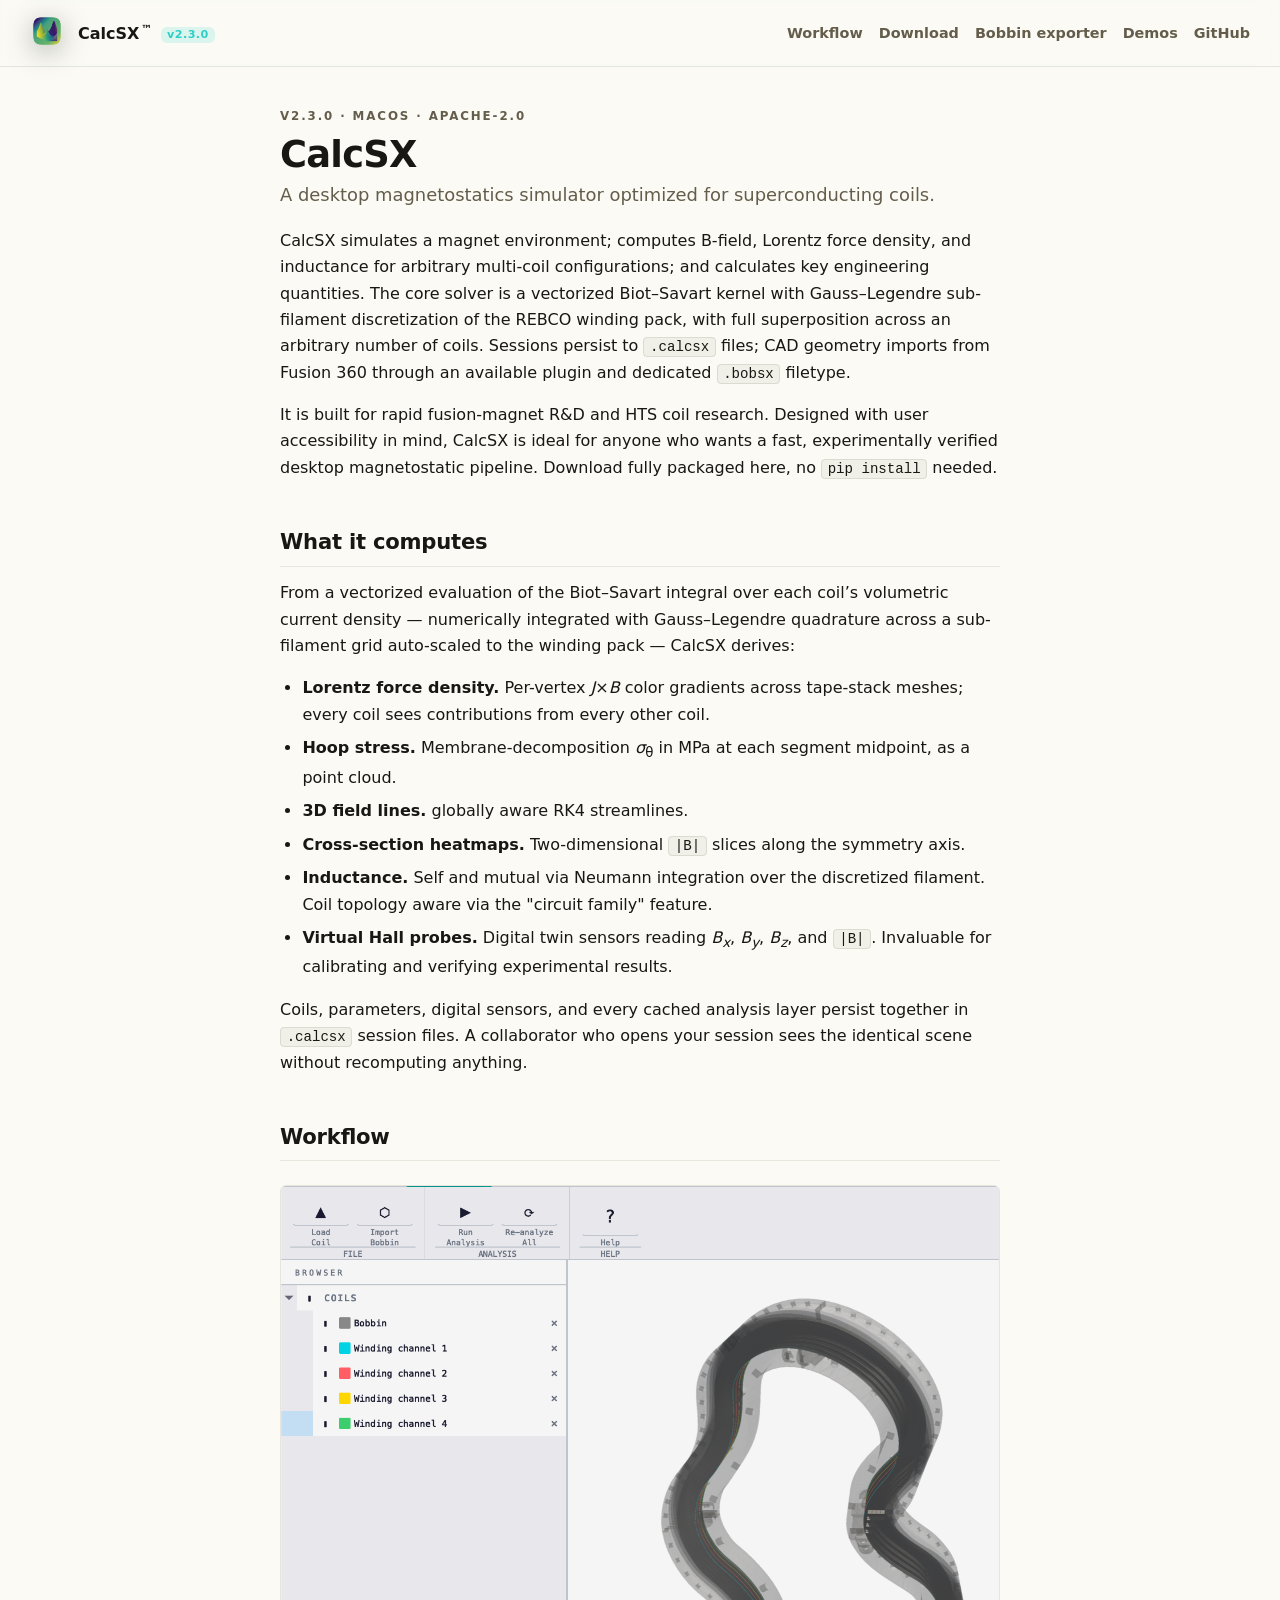
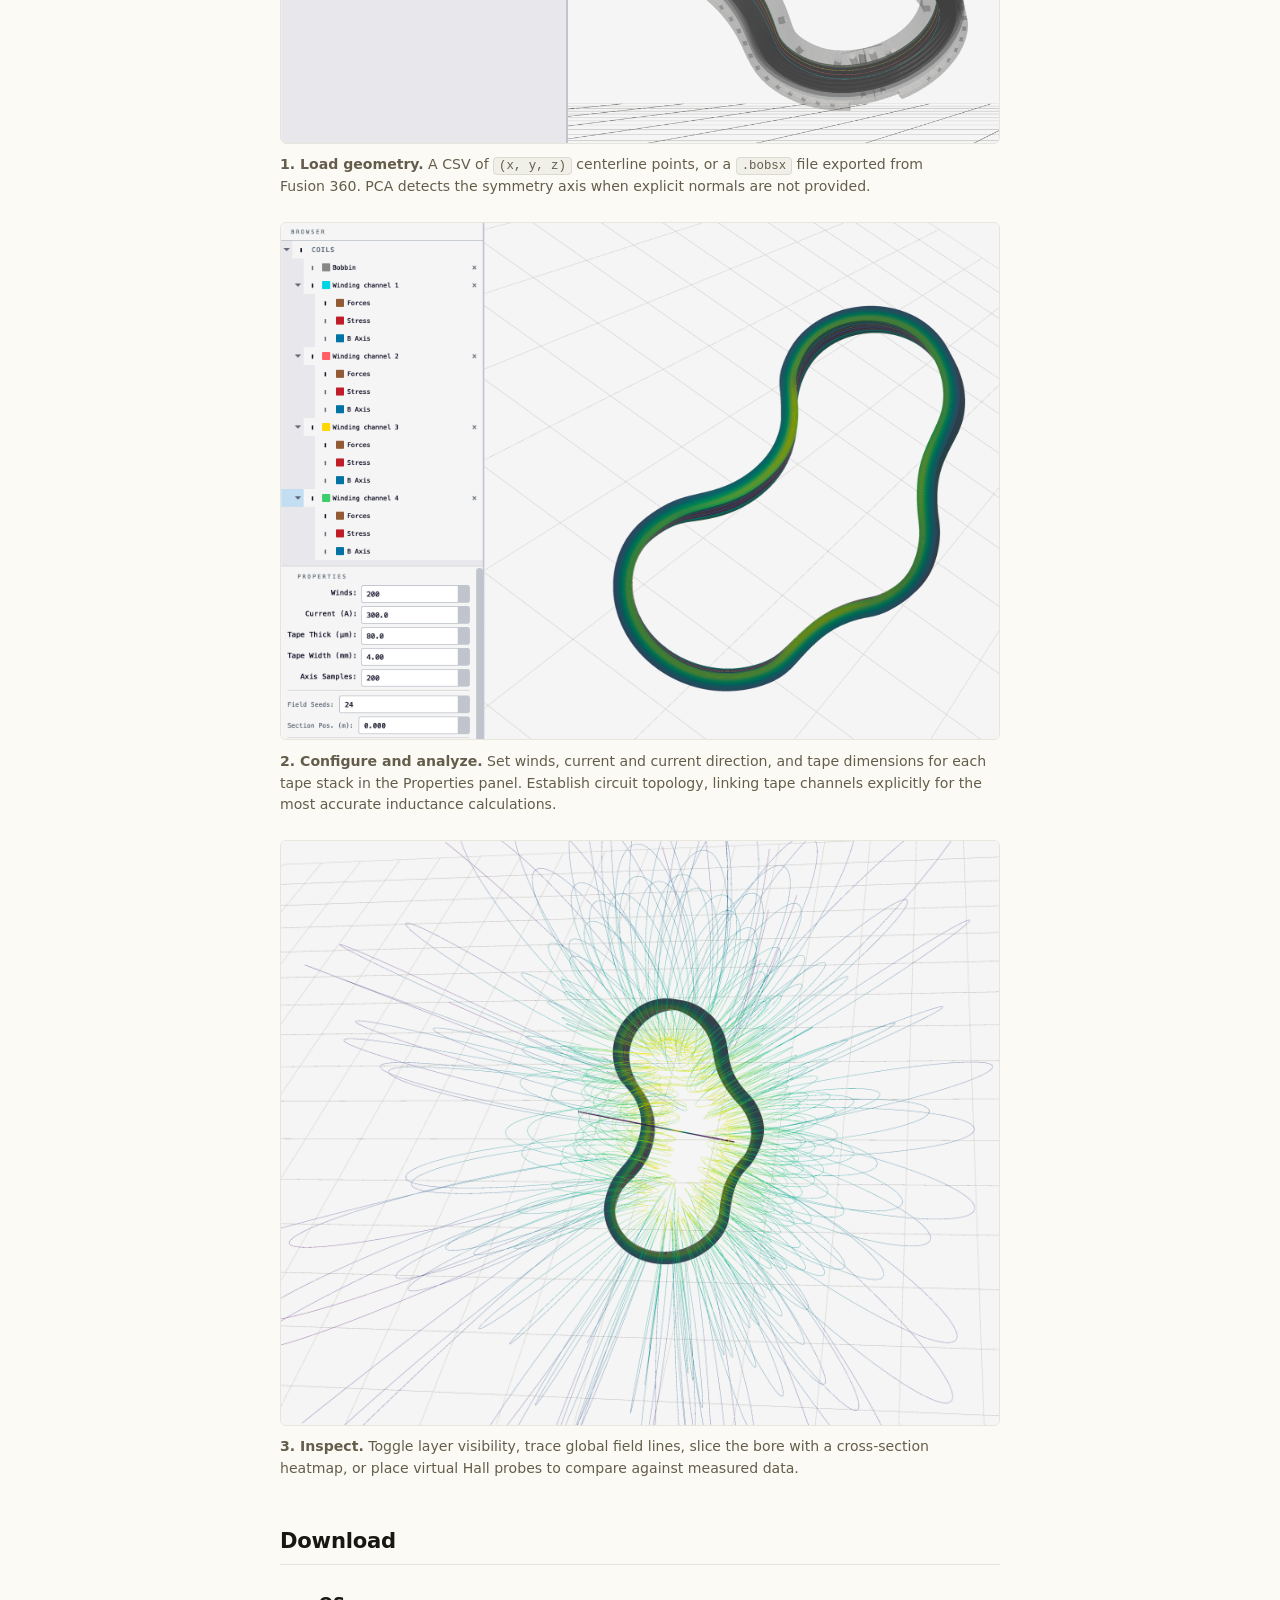
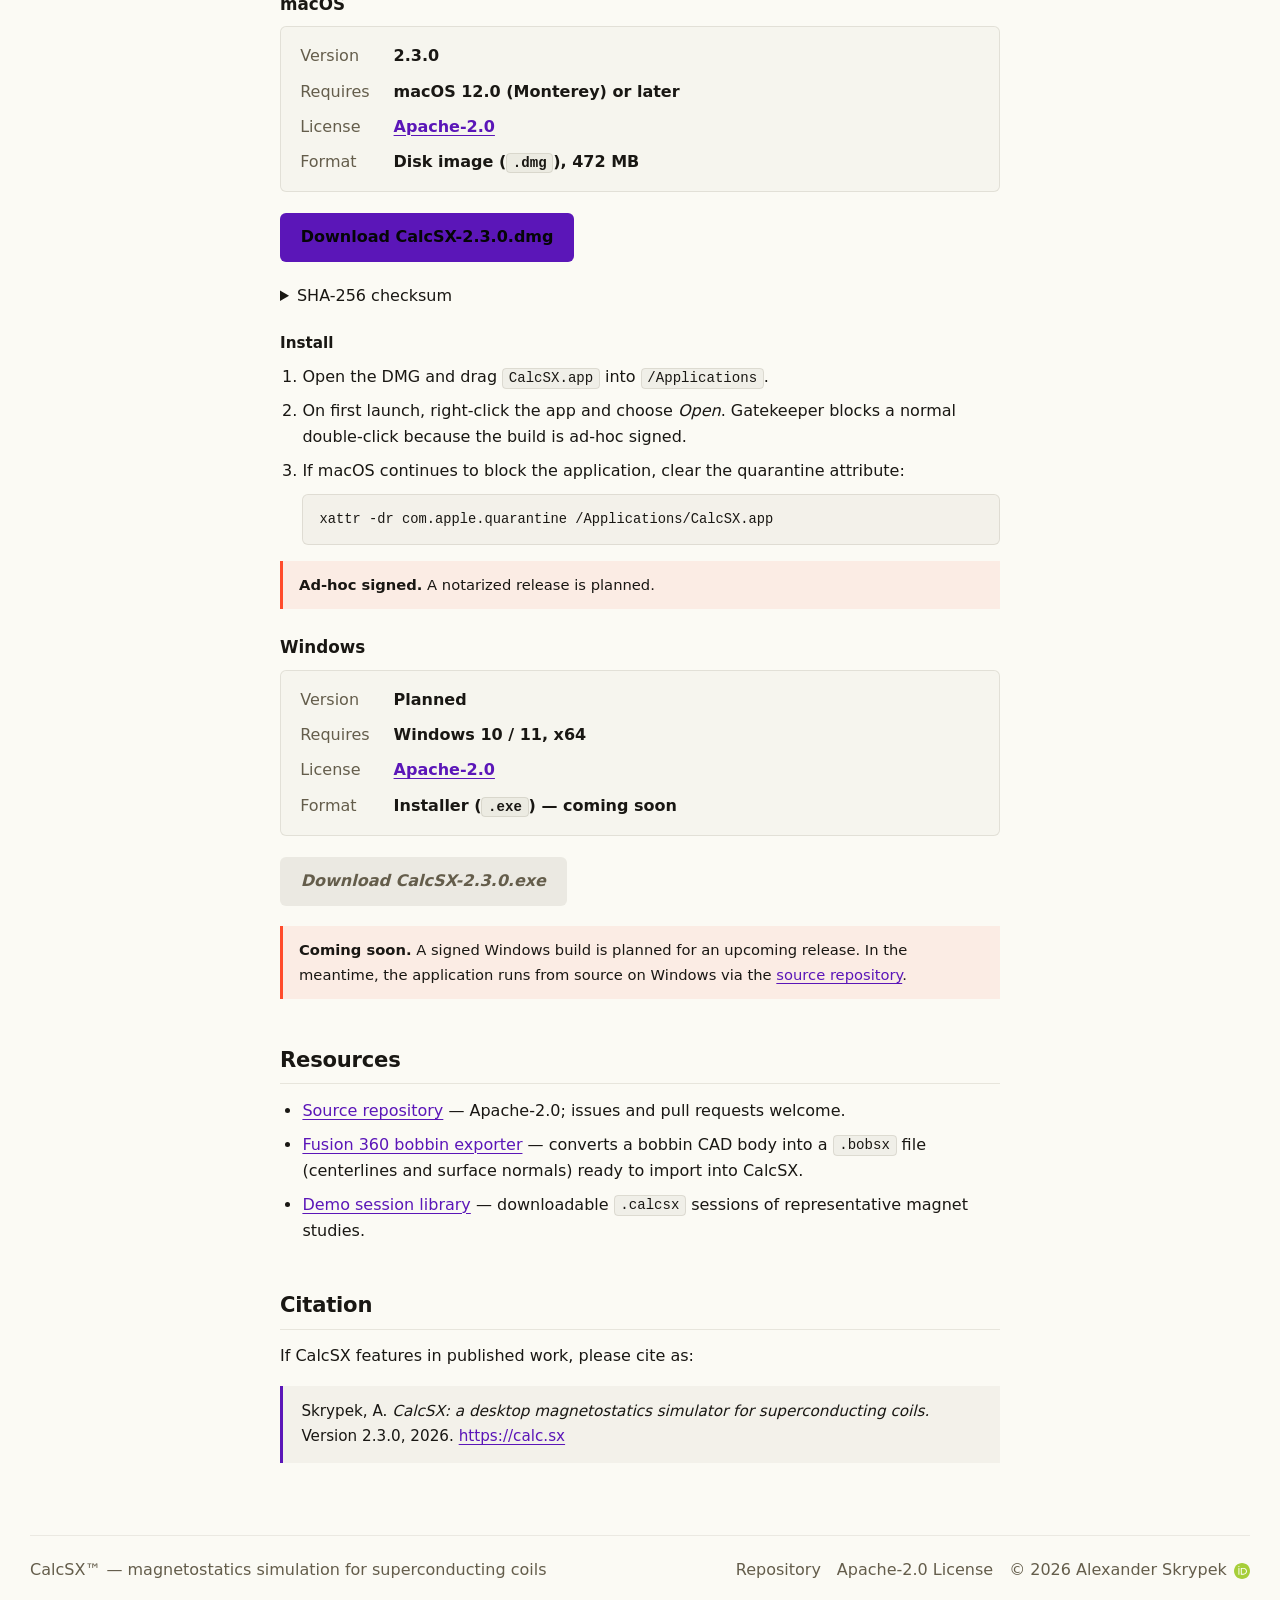
<file: index.html>
<!DOCTYPE html>
<html lang="en">
<head>
  <meta charset="UTF-8" />
  <meta name="viewport" content="width=device-width, initial-scale=1.0" />

  <title>CalcSX — Magnetostatics Simulation for Superconducting Coils</title>

  <meta name="google-site-verification" content="xsDCNsNVpCQ-GAsiFArry17i7aar0sRnzzwsasg0In4" />

  <meta
    name="description"
    content="CalcSX — desktop magnetostatics simulation software optimized for superconducting coils. Biot-Savart B-field, Lorentz force density (J×B), hoop stress, 3D field lines via RK4, inductance, and multi-coil superposition. Built for non-planar, superconducting fusion magnets."
  />

  <meta name="keywords" content="superconducting coil simulation, magnetostatics software, Biot-Savart, REBCO, Lorentz force, hoop stress HTS tape, multi-coil superposition, inductance calculation, fusion magnet design, Fusion 360 bobbin exporter, .calcsx, .bobsx, open source magnet software, CalcSX, calcsx, non-planar magnet, stellarator, tokamak">

  <link rel="canonical" href="https://calc.sx/">

  <!-- Open Graph -->
  <meta property="og:type" content="website">
  <meta property="og:site_name" content="CalcSX">
  <meta property="og:title" content="CalcSX — Magnetostatics Simulation for Superconducting Coils">
  <meta property="og:description" content="Desktop magnetostatics software optimized for superconducting coils. B-field, Lorentz forces, hoop stress, 3D field lines, inductance, and multi-coil superposition.">
  <meta property="og:url" content="https://calc.sx/">
  <meta property="og:image" content="https://calc.sx/app-icon.png">
  <meta property="og:image:width" content="1500">
  <meta property="og:image:height" content="1500">

  <!-- Twitter / X card -->
  <meta name="twitter:card" content="summary_large_image">
  <meta name="twitter:title" content="CalcSX — Magnetostatics Simulation for Superconducting Coils">
  <meta name="twitter:description" content="Desktop magnetostatics software optimized for superconducting coils. B-field, Lorentz forces, hoop stress, 3D field lines, inductance, and multi-coil superposition.">
  <meta name="twitter:image" content="https://calc.sx/app-icon.png">

  <meta name="theme-color" media="(prefers-color-scheme: light)" content="#fbfaf4">
  <meta name="theme-color" media="(prefers-color-scheme: dark)" content="#020203">

  <!-- Structured data for Google rich results -->
  <script type="application/ld+json">
  {
    "@context": "https://schema.org",
    "@type": "SoftwareApplication",
    "name": "CalcSX",
    "description": "Desktop magnetostatics simulation software optimized for superconducting coils. Computes B-field via Biot-Savart, Lorentz force density (J×B), hoop stress, 3D field lines via RK4 integration, inductance, and supports full multi-coil superposition.",
    "url": "https://calc.sx/",
    "image": "https://calc.sx/app-icon.png",
    "applicationCategory": "EngineeringApplication",
    "applicationSubCategory": "Magnetostatics simulation",
    "operatingSystem": "macOS 12.0 or later",
    "softwareVersion": "2.3.0",
    "downloadUrl": "https://github.com/skrypek/calcsx/releases/download/v2.3.0/CalcSX-2.3.0.dmg",
    "license": "https://github.com/skrypek/calcsx/blob/main/LICENSE",
    "author": {
      "@type": "Person",
      "name": "Alexander Skrypek"
    },
    "offers": {
      "@type": "Offer",
      "price": "0",
      "priceCurrency": "USD"
    },
    "keywords": "superconducting coils, magnetostatics, Biot-Savart, REBCO, Lorentz force, hoop stress, inductance, Fusion 360, bobbin exporter, non-planar magnet, magnet, stellarator, tokamak, simulation software, physics software"
  }
  </script>

  <link id="favicon" rel="icon" type="image/png">
  <link rel="apple-touch-icon" href="app-icon-light.png?v=5">

  <script>
    (function () {
      const darkQuery = window.matchMedia("(prefers-color-scheme: dark)");
      function setFavicon() {
        const link = document.getElementById("favicon");
        if (!link) return;
        link.href = darkQuery.matches ? "favicon.png?v=5" : "favicon-light.png?v=5";
      }
      setFavicon();
      if (darkQuery.addEventListener) darkQuery.addEventListener("change", setFavicon);
      else darkQuery.addListener(setFavicon);
    })();
  </script>
  <link rel="stylesheet" href="styles.css?v=37" />
</head>
<body class="doc-page">

  <header class="site-header">
    <div class="site-header-inner">
      <a class="brand" href="index.html">
        <picture>
          <source srcset="Icon_dark.png?v=1" media="(prefers-color-scheme: dark)">
          <img class="brand-logo" src="Icon_light.png?v=1" alt="CalcSX app icon" />
        </picture>
        <div>
          <div class="brand-name">CalcSX<span class="tm">™</span> <span class="version-tag">v2.3.0</span></div>
          <div class="brand-sub">Magnetostatics simulation for superconducting coils</div>
        </div>
      </a>
      <nav class="nav">
        <a href="#workflow">Workflow</a>
        <a href="#download">Download</a>
        <a href="bobbin-exporter.html">Bobbin exporter</a>
        <a href="demos.html">Demos</a>
        <a href="https://github.com/skrypek/calcsx" target="_blank" rel="noreferrer">GitHub</a>
      </nav>
    </div>
  </header>

  <main class="doc">
    <article>
      <header class="doc-head">
        <p class="overline">v2.3.0 · macOS · Apache-2.0</p>
        <h1>CalcSX</h1>
        <p class="lead">A desktop magnetostatics simulator optimized for superconducting coils.</p>
      </header>

      <p>CalcSX simulates a magnet environment; computes B-field, Lorentz force density, and inductance for arbitrary multi-coil configurations; and calculates key engineering quantities. The core solver is a vectorized Biot&ndash;Savart kernel with Gauss&ndash;Legendre sub-filament discretization of the REBCO winding pack, with full superposition across an arbitrary number of coils. Sessions persist to <code>.calcsx</code> files; CAD geometry imports from Fusion&nbsp;360 through an available plugin and dedicated <code>.bobsx</code> filetype.</p>

      <p>It is built for rapid fusion-magnet R&amp;D and HTS coil research. Designed with user accessibility in mind, CalcSX is ideal for anyone who wants a fast, experimentally verified desktop magnetostatic pipeline. Download fully packaged here, no <code>pip install</code> needed.</p>

      <section>
        <h2>What it computes</h2>
        <p>From a vectorized evaluation of the Biot&ndash;Savart integral over each coil&rsquo;s volumetric current density &mdash; numerically integrated with Gauss&ndash;Legendre quadrature across a sub-filament grid auto-scaled to the winding pack &mdash; CalcSX derives:</p>
        <ul>
          <li><strong>Lorentz force density.</strong> Per-vertex <em>J</em>&times;<em>B</em> color gradients across tape-stack meshes; every coil sees contributions from every other coil.</li>
          <li><strong>Hoop stress.</strong> Membrane-decomposition <em>&sigma;</em><sub>&theta;</sub> in MPa at each segment midpoint, as a point cloud.</li>
          <li><strong>3D field lines.</strong> globally aware RK4 streamlines.</li>
          <li><strong>Cross-section heatmaps.</strong> Two-dimensional <code>|B|</code> slices along the symmetry axis.</li>
          <li><strong>Inductance.</strong> Self and mutual via Neumann integration over the discretized filament. Coil topology aware via the "circuit family" feature.</li>
          <li><strong>Virtual Hall probes.</strong> Digital twin sensors reading <em>B</em><sub><i>x</i></sub>, <em>B</em><sub><i>y</i></sub>, <em>B</em><sub><i>z</i></sub>, and <code>|B|</code>. Invaluable for calibrating and verifying experimental results.</li>
        </ul>
        <p>Coils, parameters, digital sensors, and every cached analysis layer persist together in <code>.calcsx</code> session files. A collaborator who opens your session sees the identical scene without recomputing anything.</p>
      </section>

      <section id="workflow">
        <h2>Workflow</h2>

        <figure>
          <picture>
            <source srcset="screenshots/workflow-load-dark.png?v=2" media="(prefers-color-scheme: dark)">
            <img src="screenshots/workflow-load-light.png?v=2" alt="Loading coil geometry in CalcSX" />
          </picture>
          <figcaption><strong>1. Load geometry.</strong> A CSV of <code>(x, y, z)</code> centerline points, or a <code>.bobsx</code> file exported from Fusion&nbsp;360. PCA detects the symmetry axis when explicit normals are not provided.</figcaption>
        </figure>

        <figure>
          <picture>
            <source srcset="screenshots/workflow-analyze-dark.png?v=2" media="(prefers-color-scheme: dark)">
            <img src="screenshots/workflow-analyze-light.png?v=2" alt="Configuring coil parameters and running analysis" />
          </picture>
          <figcaption><strong>2. Configure and analyze.</strong> Set winds, current and current direction, and tape dimensions for each tape stack in the Properties panel. Establish circuit topology, linking tape channels explicitly for the most accurate inductance calculations.</figcaption>
        </figure>

        <figure>
          <picture>
            <source srcset="screenshots/workflow-inspect-dark.png?v=2" media="(prefers-color-scheme: dark)">
            <img src="screenshots/workflow-inspect-light.png?v=2" alt="Inspecting field lines and heatmaps" />
          </picture>
          <figcaption><strong>3. Inspect.</strong> Toggle layer visibility, trace global field lines, slice the bore with a cross-section heatmap, or place virtual Hall probes to compare against measured data.</figcaption>
        </figure>
      </section>

      <section id="download">
        <h2>Download</h2>

        <h3>macOS</h3>

        <dl class="dl-table">
          <dt>Version</dt><dd>2.3.0</dd>
          <dt>Requires</dt><dd>macOS&nbsp;12.0 (Monterey) or later</dd>
          <dt>License</dt><dd><a href="https://github.com/skrypek/calcsx/blob/main/LICENSE" target="_blank" rel="noreferrer">Apache-2.0</a></dd>
          <dt>Format</dt><dd>Disk image (<code>.dmg</code>), 472&nbsp;MB</dd>
        </dl>

        <p>
          <a class="download-button"
            href="https://github.com/skrypek/calcsx/releases/download/v2.3.0/CalcSX-2.3.0.dmg">
            Download CalcSX-2.3.0.dmg
          </a>
        </p>

        <details class="hash-dropdown">
          <summary>SHA-256 checksum</summary>

          <code>
            c6a724a58a827b72feff95cf49ed8f072e83ae41a480fb3689b3c588fa2218e9
          </code>
        </details>

        <h4>Install</h4>
        <ol>
          <li>Open the DMG and drag <code>CalcSX.app</code> into <code>/Applications</code>.</li>
          <li>On first launch, right-click the app and choose <em>Open</em>. Gatekeeper blocks a normal double-click because the build is ad-hoc signed.</li>
          <li>If macOS continues to block the application, clear the quarantine attribute:
            <pre><code>xattr -dr com.apple.quarantine /Applications/CalcSX.app</code></pre>
          </li>
        </ol>

        <div class="note">
          <p><strong>Ad-hoc signed.</strong> A notarized release is planned.</p>
        </div>

        <h3>Windows</h3>

        <dl class="dl-table">
          <dt>Version</dt><dd>Planned</dd>
          <dt>Requires</dt><dd>Windows&nbsp;10 / 11, x64</dd>
          <dt>License</dt><dd><a href="https://github.com/skrypek/calcsx/blob/main/LICENSE" target="_blank" rel="noreferrer">Apache-2.0</a></dd>
          <dt>Format</dt><dd>Installer (<code>.exe</code>) &mdash; coming soon</dd>
        </dl>

        <p>
          <span class="download-button download-button-disabled" aria-disabled="true" role="button" tabindex="-1">
            Download CalcSX-2.3.0.exe
          </span>
        </p>

        <div class="note">
          <p><strong>Coming soon.</strong> A signed Windows build is planned for an upcoming release. In the meantime, the application runs from source on Windows via the <a href="https://github.com/skrypek/calcsx" target="_blank" rel="noreferrer">source repository</a>.</p>
        </div>
      </section>

      <section>
        <h2>Resources</h2>
        <ul class="resources">
          <li><a href="https://github.com/skrypek/calcsx" target="_blank" rel="noreferrer">Source repository</a> &mdash; Apache-2.0; issues and pull requests welcome.</li>
          <li><a href="bobbin-exporter.html">Fusion 360 bobbin exporter</a> &mdash; converts a bobbin CAD body into a <code>.bobsx</code> file (centerlines and surface normals) ready to import into CalcSX.</li>
          <li><a href="demos.html">Demo session library</a> &mdash; downloadable <code>.calcsx</code> sessions of representative magnet studies.</li>
        </ul>
      </section>

      <section>
        <h2>Citation</h2>
        <p>If CalcSX features in published work, please cite as:</p>
        <blockquote>
          Skrypek, A. <em>CalcSX: a desktop magnetostatics simulator for superconducting coils.</em> Version 2.3.0, 2026. <a href="https://calc.sx">https://calc.sx</a>
        </blockquote>
      </section>
    </article>
  </main>

  <footer class="site-footer">
    <div>CalcSX™ — magnetostatics simulation for superconducting coils</div>
    <div class="footer-links">
      <a href="https://github.com/skrypek/calcsx" target="_blank" rel="noreferrer">Repository</a>
      <a href="https://github.com/skrypek/calcsx/blob/main/LICENSE" target="_blank" rel="noreferrer">Apache-2.0 License</a>
      <span>© 2026 Alexander Skrypek<a class="orcid-link" href="https://orcid.org/0009-0004-4371-5193" target="_blank" rel="noreferrer me" aria-label="ORCID iD 0009-0004-4371-5193"><svg class="orcid-icon" xmlns="http://www.w3.org/2000/svg" viewBox="0 0 256 256" aria-hidden="true"><path fill="#A6CE39" d="M256,128c0,70.7-57.3,128-128,128C57.3,256,0,198.7,0,128C0,57.3,57.3,0,128,0C198.7,0,256,57.3,256,128z"/><path fill="#FFFFFF" d="M86.3,186.2H70.9V79.1h15.4v48.4V186.2z"/><path fill="#FFFFFF" d="M108.9,79.1h41.6c39.6,0,57,28.3,57,53.6c0,27.5-21.5,53.6-56.8,53.6h-41.8V79.1z M124.3,172.4h24.5c34.9,0,42.9-26.5,42.9-39.7c0-21.5-13.7-39.7-43.7-39.7h-23.7V172.4z"/><path fill="#FFFFFF" d="M88.7,56.8c0,5.5-4.5,10.1-10.1,10.1c-5.6,0-10.1-4.6-10.1-10.1c0-5.6,4.5-10.1,10.1-10.1C84.2,46.7,88.7,51.3,88.7,56.8z"/></svg></a></span>
    </div>
  </footer>

</body>
</html>
</file>
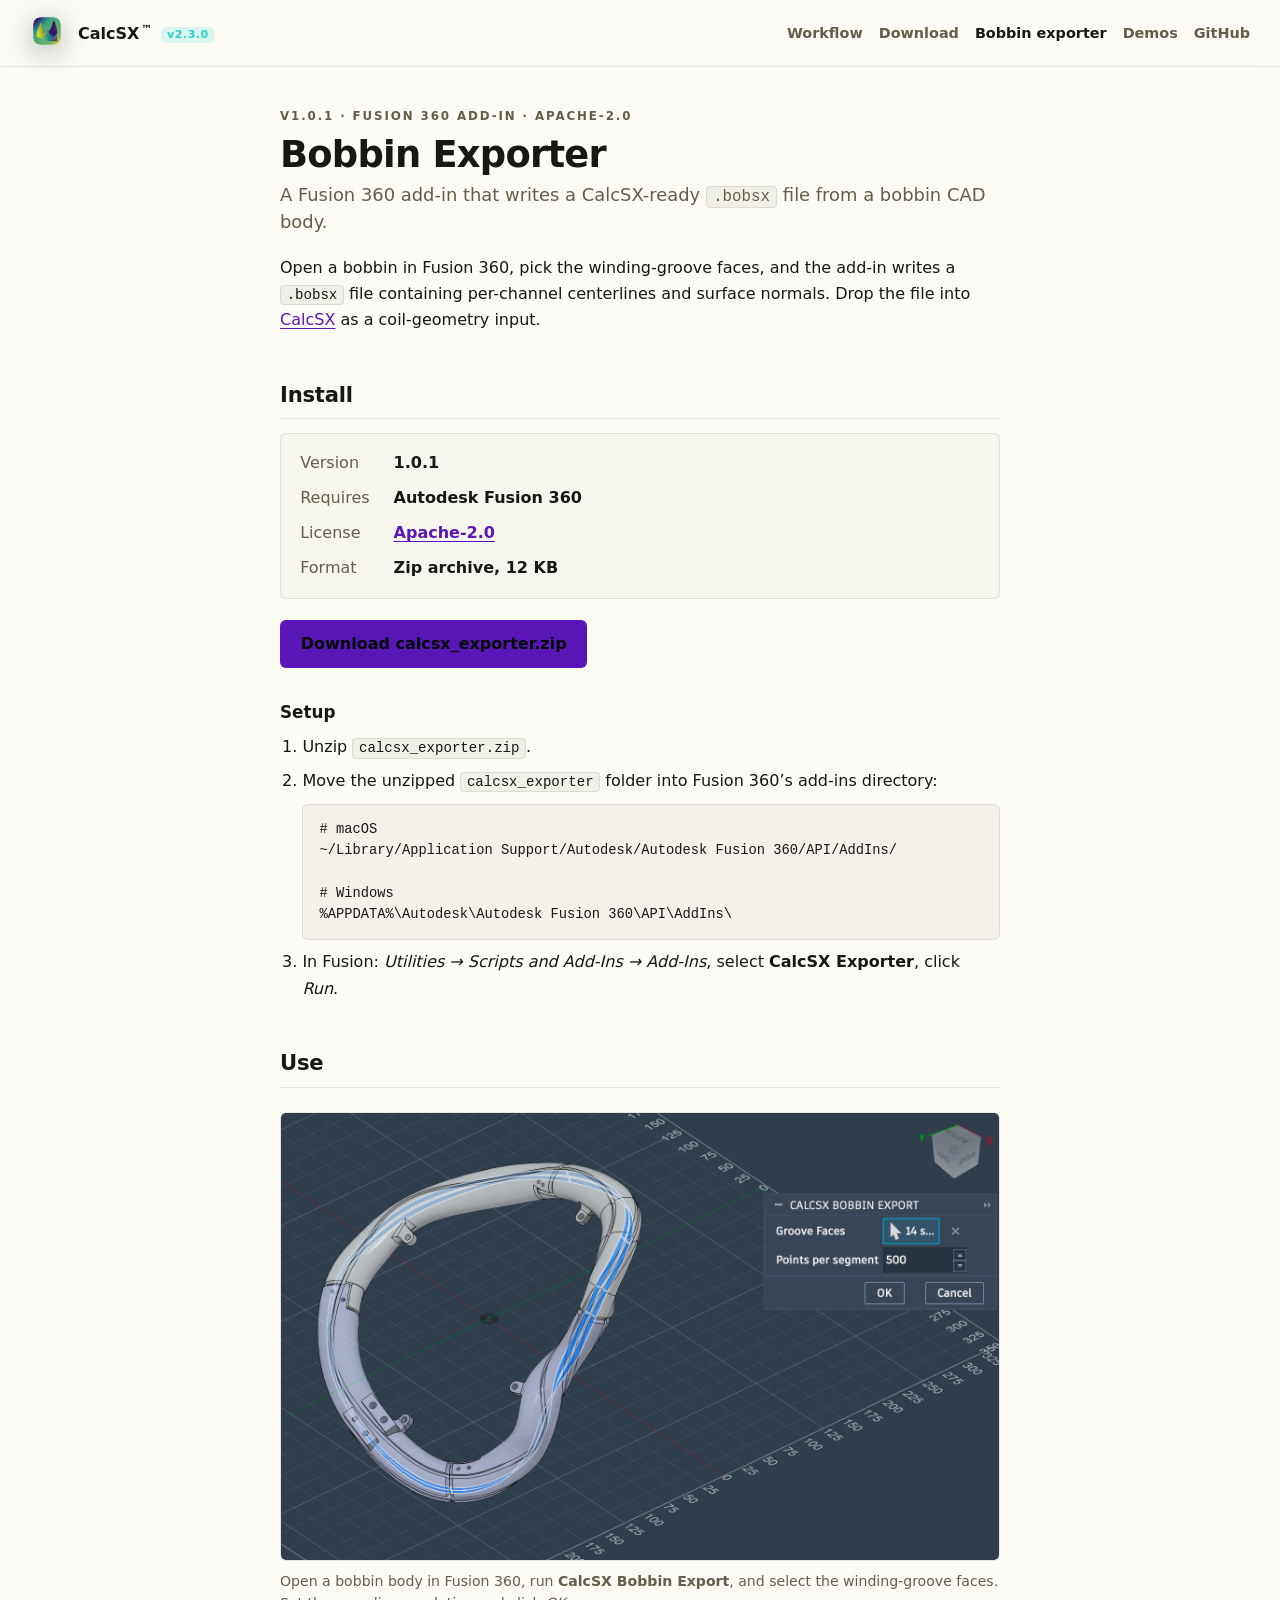
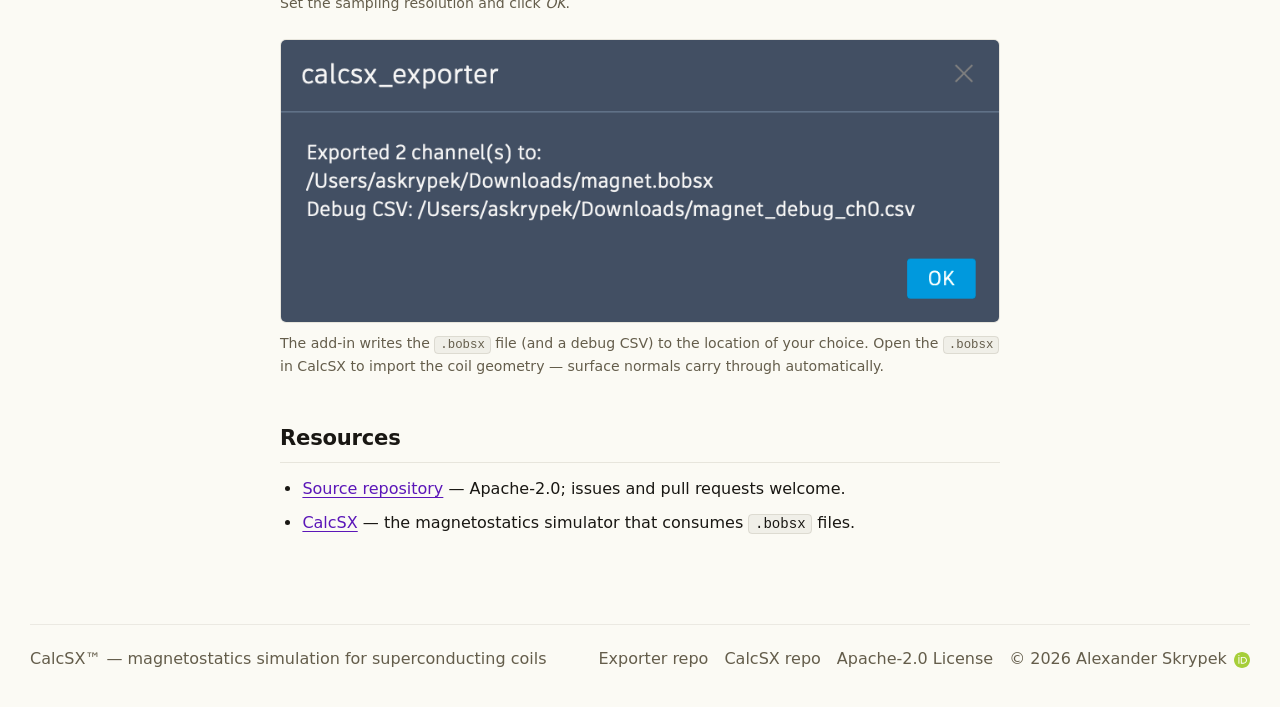
<file: bobbin-exporter.html>
<!DOCTYPE html>
<html lang="en">
<head>
  <meta charset="UTF-8" />
  <meta name="viewport" content="width=device-width, initial-scale=1.0" />

  <title>CalcSX Bobbin Exporter — Fusion 360 add-in</title>

  <meta
    name="description"
    content="Fusion 360 add-in that converts a bobbin CAD model into a .bobsx file for CalcSX. Centerlines plus surface normals, ready to import as coil geometry."
  />

  <meta name="keywords" content="Fusion 360 bobbin exporter, .bobsx, CalcSX add-in, bobbin CAD to coil, winding channel export, groove centerline, surface normals">

  <link rel="canonical" href="https://calc.sx/bobbin-exporter.html">

  <meta property="og:type" content="website">
  <meta property="og:site_name" content="CalcSX">
  <meta property="og:title" content="CalcSX Bobbin Exporter — Fusion 360 add-in">
  <meta property="og:description" content="Fusion 360 add-in that converts a bobbin CAD model into a .bobsx file for CalcSX. Centerlines plus surface normals.">
  <meta property="og:url" content="https://calc.sx/bobbin-exporter.html">
  <meta property="og:image" content="https://calc.sx/app-icon.png">

  <meta name="twitter:card" content="summary_large_image">
  <meta name="twitter:title" content="CalcSX Bobbin Exporter — Fusion 360 add-in">
  <meta name="twitter:description" content="Fusion 360 add-in that converts a bobbin CAD model into a .bobsx file for CalcSX.">
  <meta name="twitter:image" content="https://calc.sx/app-icon.png">

  <meta name="theme-color" media="(prefers-color-scheme: light)" content="#fbfaf4">
  <meta name="theme-color" media="(prefers-color-scheme: dark)" content="#020203">

  <link id="favicon" rel="icon" type="image/png">
  <link rel="apple-touch-icon" href="app-icon-light.png?v=5">

  <script>
    (function () {
      const darkQuery = window.matchMedia("(prefers-color-scheme: dark)");
      function setFavicon() {
        const link = document.getElementById("favicon");
        if (!link) return;
        link.href = darkQuery.matches ? "favicon.png?v=5" : "favicon-light.png?v=5";
      }
      setFavicon();
      if (darkQuery.addEventListener) darkQuery.addEventListener("change", setFavicon);
      else darkQuery.addListener(setFavicon);
    })();
  </script>
  <link rel="stylesheet" href="styles.css?v=36" />
</head>
<body class="doc-page">

  <header class="site-header">
    <div class="site-header-inner">
      <a class="brand" href="index.html">
        <picture>
          <source srcset="Icon_dark.png?v=1" media="(prefers-color-scheme: dark)">
          <img class="brand-logo" src="Icon_light.png?v=1" alt="CalcSX app icon" />
        </picture>
        <div>
          <div class="brand-name">CalcSX<span class="tm">™</span> <span class="version-tag">v2.3.0</span></div>
          <div class="brand-sub">Magnetostatics simulation for superconducting coils</div>
        </div>
      </a>
      <nav class="nav">
        <a href="index.html#workflow">Workflow</a>
        <a href="index.html#download">Download</a>
        <a href="bobbin-exporter.html" class="active">Bobbin exporter</a>
        <a href="demos.html">Demos</a>
        <a href="https://github.com/skrypek/calcsx" target="_blank" rel="noreferrer">GitHub</a>
      </nav>
    </div>
  </header>

  <main class="doc">
    <article>
      <header class="doc-head">
        <p class="overline">v1.0.1 · Fusion 360 add-in · Apache-2.0</p>
        <h1>Bobbin Exporter</h1>
        <p class="lead">A Fusion 360 add-in that writes a CalcSX-ready <code>.bobsx</code> file from a bobbin CAD body.</p>
      </header>

      <p>Open a bobbin in Fusion&nbsp;360, pick the winding-groove faces, and the add-in writes a <code>.bobsx</code> file containing per-channel centerlines and surface normals. Drop the file into <a href="index.html">CalcSX</a> as a coil-geometry input.</p>

      <section>
        <h2>Install</h2>

        <dl class="dl-table">
          <dt>Version</dt><dd>1.0.1</dd>
          <dt>Requires</dt><dd>Autodesk Fusion 360</dd>
          <dt>License</dt><dd><a href="https://github.com/skrypek/bobsx/blob/main/LICENSE" target="_blank" rel="noreferrer">Apache-2.0</a></dd>
          <dt>Format</dt><dd>Zip archive, 12&nbsp;KB</dd>
        </dl>

        <p>
          <a class="download-button" href="https://github.com/skrypek/bobsx/releases/download/v1.0.1/calcsx_exporter.zip">
            Download calcsx_exporter.zip
          </a>
        </p>

        <h3>Setup</h3>
        <ol>
          <li>Unzip <code>calcsx_exporter.zip</code>.</li>
          <li>Move the unzipped <code>calcsx_exporter</code> folder into Fusion&nbsp;360&rsquo;s add-ins directory:
            <pre><code># macOS
~/Library/Application Support/Autodesk/Autodesk Fusion 360/API/AddIns/

# Windows
%APPDATA%\Autodesk\Autodesk Fusion 360\API\AddIns\</code></pre>
          </li>
          <li>In Fusion: <em>Utilities &rarr; Scripts and Add-Ins &rarr; Add-Ins</em>, select <strong>CalcSX Exporter</strong>, click <em>Run</em>.</li>
        </ol>
      </section>

      <section>
        <h2>Use</h2>

        <figure>
          <img src="screenshots/bobsx-fusion.png?v=1" alt="The CalcSX Bobbin Export dialog open in Fusion 360, with groove faces highlighted in blue along a bobbin model." />
          <figcaption>Open a bobbin body in Fusion&nbsp;360, run <strong>CalcSX Bobbin Export</strong>, and select the winding-groove faces. Set the sampling resolution and click <em>OK</em>.</figcaption>
        </figure>

        <figure>
          <img src="screenshots/bobsx-export.png?v=1" alt="Confirmation dialog showing the exported magnet.bobsx file path." />
          <figcaption>The add-in writes the <code>.bobsx</code> file (and a debug CSV) to the location of your choice. Open the <code>.bobsx</code> in CalcSX to import the coil geometry &mdash; surface normals carry through automatically.</figcaption>
        </figure>
      </section>

      <section>
        <h2>Resources</h2>
        <ul class="resources">
          <li><a href="https://github.com/skrypek/bobsx" target="_blank" rel="noreferrer">Source repository</a> &mdash; Apache-2.0; issues and pull requests welcome.</li>
          <li><a href="index.html">CalcSX</a> &mdash; the magnetostatics simulator that consumes <code>.bobsx</code> files.</li>
        </ul>
      </section>
    </article>
  </main>

  <footer class="site-footer">
    <div>CalcSX™ — magnetostatics simulation for superconducting coils</div>
    <div class="footer-links">
      <a href="https://github.com/skrypek/bobsx" target="_blank" rel="noreferrer">Exporter repo</a>
      <a href="https://github.com/skrypek/calcsx" target="_blank" rel="noreferrer">CalcSX repo</a>
      <a href="https://github.com/skrypek/calcsx/blob/main/LICENSE" target="_blank" rel="noreferrer">Apache-2.0 License</a>
      <span>© 2026 Alexander Skrypek<a class="orcid-link" href="https://orcid.org/0009-0004-4371-5193" target="_blank" rel="noreferrer me" aria-label="ORCID iD 0009-0004-4371-5193"><svg class="orcid-icon" xmlns="http://www.w3.org/2000/svg" viewBox="0 0 256 256" aria-hidden="true"><path fill="#A6CE39" d="M256,128c0,70.7-57.3,128-128,128C57.3,256,0,198.7,0,128C0,57.3,57.3,0,128,0C198.7,0,256,57.3,256,128z"/><path fill="#FFFFFF" d="M86.3,186.2H70.9V79.1h15.4v48.4V186.2z"/><path fill="#FFFFFF" d="M108.9,79.1h41.6c39.6,0,57,28.3,57,53.6c0,27.5-21.5,53.6-56.8,53.6h-41.8V79.1z M124.3,172.4h24.5c34.9,0,42.9-26.5,42.9-39.7c0-21.5-13.7-39.7-43.7-39.7h-23.7V172.4z"/><path fill="#FFFFFF" d="M88.7,56.8c0,5.5-4.5,10.1-10.1,10.1c-5.6,0-10.1-4.6-10.1-10.1c0-5.6,4.5-10.1,10.1-10.1C84.2,46.7,88.7,51.3,88.7,56.8z"/></svg></a></span>
    </div>
  </footer>
</body>
</html>
</file>
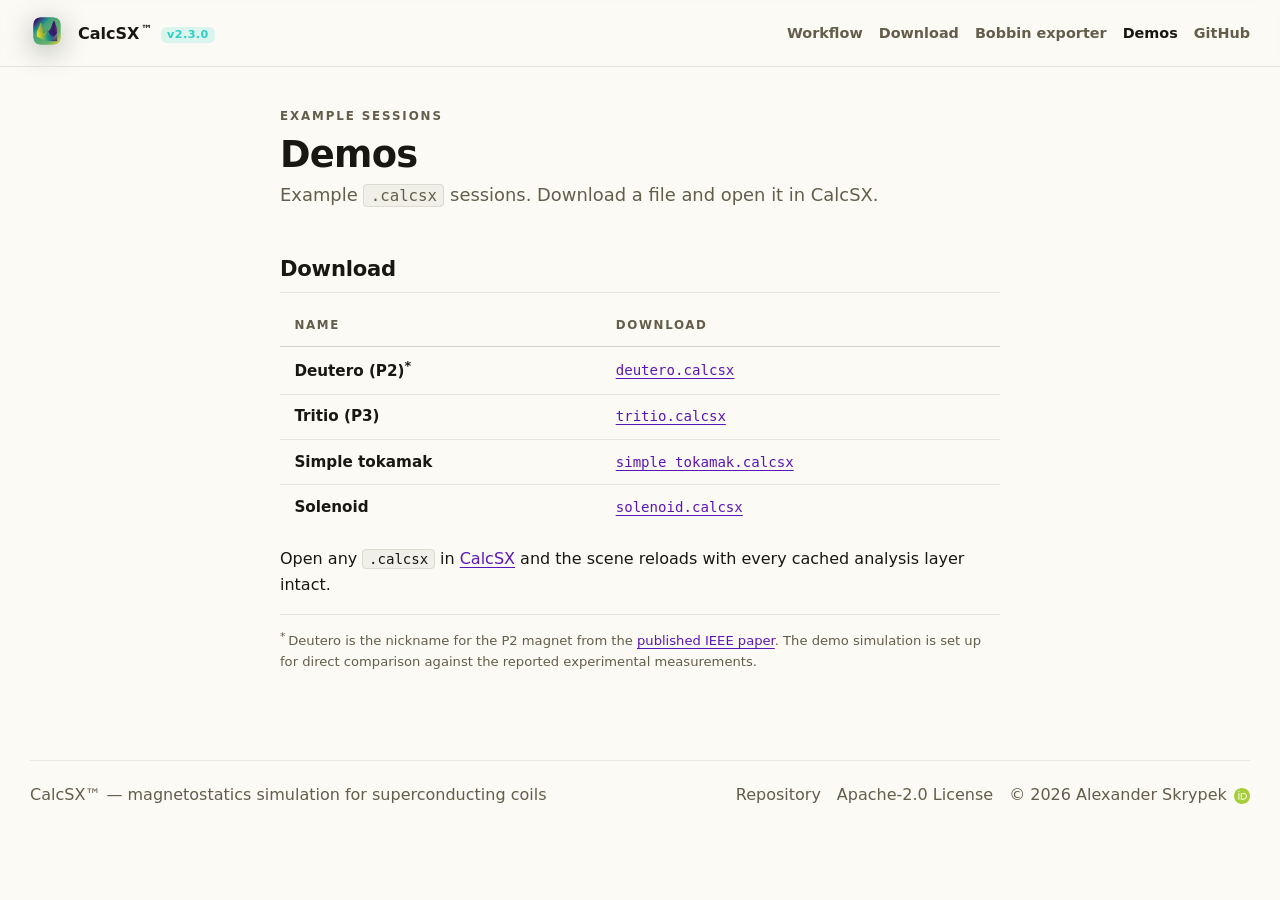
<file: demos.html>
<!DOCTYPE html>
<html lang="en">
<head>
  <meta charset="UTF-8" />
  <meta name="viewport" content="width=device-width, initial-scale=1.0" />

  <title>CalcSX Demos — Example .calcsx Sessions</title>

  <meta
    name="description"
    content="Downloadable example CalcSX sessions: solenoid, tokamak, prototype bobbin, non-planar magnet. Open in CalcSX to inspect geometry, parameters, and cached analysis layers."
  />

  <meta name="keywords" content="CalcSX demos, .calcsx sessions, superconducting coil examples, tokamak simulation, solenoid simulation, REBCO demo files">

  <link rel="canonical" href="https://calc.sx/demos.html">

  <meta property="og:type" content="website">
  <meta property="og:site_name" content="CalcSX">
  <meta property="og:title" content="CalcSX Demos — Example .calcsx Sessions">
  <meta property="og:description" content="Example CalcSX sessions you can download and open. Solenoid, tokamak, tritio (P3), and deutero (P2).">
  <meta property="og:url" content="https://calc.sx/demos.html">
  <meta property="og:image" content="https://calc.sx/app-icon.png">

  <meta name="twitter:card" content="summary_large_image">
  <meta name="twitter:title" content="CalcSX Demos — Example .calcsx Sessions">
  <meta name="twitter:description" content="Example CalcSX sessions you can download and open.">
  <meta name="twitter:image" content="https://calc.sx/app-icon.png">

  <meta name="theme-color" media="(prefers-color-scheme: light)" content="#fbfaf4">
  <meta name="theme-color" media="(prefers-color-scheme: dark)" content="#020203">

  <link id="favicon" rel="icon" type="image/png">
  <link rel="apple-touch-icon" href="app-icon-light.png?v=5">

  <script>
    (function () {
      const darkQuery = window.matchMedia("(prefers-color-scheme: dark)");
      function setFavicon() {
        const link = document.getElementById("favicon");
        if (!link) return;
        link.href = darkQuery.matches ? "favicon.png?v=5" : "favicon-light.png?v=5";
      }
      setFavicon();
      if (darkQuery.addEventListener) darkQuery.addEventListener("change", setFavicon);
      else darkQuery.addListener(setFavicon);
    })();
  </script>
  <link rel="stylesheet" href="styles.css?v=39" />
</head>
<body class="doc-page">

  <header class="site-header">
    <div class="site-header-inner">
      <a class="brand" href="index.html">
        <picture>
          <source srcset="Icon_dark.png?v=1" media="(prefers-color-scheme: dark)">
          <img class="brand-logo" src="Icon_light.png?v=1" alt="CalcSX app icon" />
        </picture>
        <div>
          <div class="brand-name">CalcSX<span class="tm">™</span> <span class="version-tag">v2.3.0</span></div>
          <div class="brand-sub">Magnetostatics simulation for superconducting coils</div>
        </div>
      </a>
      <nav class="nav">
        <a href="index.html#workflow">Workflow</a>
        <a href="index.html#download">Download</a>
        <a href="bobbin-exporter.html">Bobbin exporter</a>
        <a href="demos.html" class="active">Demos</a>
        <a href="https://github.com/skrypek/calcsx" target="_blank" rel="noreferrer">GitHub</a>
      </nav>
    </div>
  </header>

  <main class="doc">
    <article>
      <header class="doc-head">
        <p class="overline">Example sessions</p>
        <h1>Demos</h1>
        <p class="lead">Example <code>.calcsx</code> sessions. Download a file and open it in CalcSX.</p>
      </header>

      <section>
        <h2>Download</h2>
        <table class="demo-table">
          <thead>
            <tr><th>Name</th><th>Download</th></tr>
          </thead>
          <tbody>
            <tr>
              <td>Deutero (P2)<sup>*</sup></td>
              <td><a href="https://github.com/skrypek/calc.sx/releases/download/demos-v1/deutero.calcsx">deutero.calcsx</a></td>
            </tr>
            <tr>
              <td>Tritio (P3)</td>
              <td><a href="https://github.com/skrypek/calc.sx/releases/download/demos-v1/tritio.calcsx">tritio.calcsx</a></td>
            </tr>
            <tr>
              <td>Simple tokamak</td>
              <td><a href="https://github.com/skrypek/calc.sx/releases/download/demos-v1/simple_tokamak.calcsx">simple_tokamak.calcsx</a></td>
            </tr>
            <tr>
              <td>Solenoid</td>
              <td><a href="https://github.com/skrypek/calc.sx/releases/download/demos-v1/solenoid.calcsx">solenoid.calcsx</a></td>
            </tr>
          </tbody>
        </table>
        <p>Open any <code>.calcsx</code> in <a href="index.html#download">CalcSX</a> and the scene reloads with every cached analysis layer intact.</p>

        <p class="footnote" id="fn-deutero"><sup>*</sup>Deutero is the nickname for the P2 magnet from the <a href="https://ieeexplore.ieee.org/document/11482058" target="_blank" rel="noreferrer">published IEEE paper</a>. The demo simulation is set up for direct comparison against the reported experimental measurements.</p>
      </section>
    </article>
  </main>

  <footer class="site-footer">
    <div>CalcSX™ — magnetostatics simulation for superconducting coils</div>
    <div class="footer-links">
      <a href="https://github.com/skrypek/calcsx" target="_blank" rel="noreferrer">Repository</a>
      <a href="https://github.com/skrypek/calcsx/blob/main/LICENSE" target="_blank" rel="noreferrer">Apache-2.0 License</a>
      <span>© 2026 Alexander Skrypek<a class="orcid-link" href="https://orcid.org/0009-0004-4371-5193" target="_blank" rel="noreferrer me" aria-label="ORCID iD 0009-0004-4371-5193"><svg class="orcid-icon" xmlns="http://www.w3.org/2000/svg" viewBox="0 0 256 256" aria-hidden="true"><path fill="#A6CE39" d="M256,128c0,70.7-57.3,128-128,128C57.3,256,0,198.7,0,128C0,57.3,57.3,0,128,0C198.7,0,256,57.3,256,128z"/><path fill="#FFFFFF" d="M86.3,186.2H70.9V79.1h15.4v48.4V186.2z"/><path fill="#FFFFFF" d="M108.9,79.1h41.6c39.6,0,57,28.3,57,53.6c0,27.5-21.5,53.6-56.8,53.6h-41.8V79.1z M124.3,172.4h24.5c34.9,0,42.9-26.5,42.9-39.7c0-21.5-13.7-39.7-43.7-39.7h-23.7V172.4z"/><path fill="#FFFFFF" d="M88.7,56.8c0,5.5-4.5,10.1-10.1,10.1c-5.6,0-10.1-4.6-10.1-10.1c0-5.6,4.5-10.1,10.1-10.1C84.2,46.7,88.7,51.3,88.7,56.8z"/></svg></a></span>
    </div>
  </footer>

</body>
</html>
</file>
<file: styles.css>
:root {
  --bg: #020203;
  --bg-2: #0a0c12;
  --panel: rgba(15, 18, 28, 0.84);
  --panel-strong: rgba(20, 24, 36, 0.96);
  --line: rgba(255, 255, 255, 0.09);
  --line-strong: rgba(255, 255, 255, 0.18);

  --text: #f4f7fb;
  --muted: #b2bad0;

  /* DARK MODE = orange / red / cyan */
  --yellow: #ffd45a;
  --cyan: #5fe7ea;
  --blue: #59bfff;
  --violet: #ff7a1a;
  --magenta: #c0004b;

  --accent: #ff7a1a;
  --accent-2: #ff4b2b;
  --accent-3: #5fe7ea;

  --shadow: 0 24px 70px rgba(0, 0, 0, 0.4);
  --radius: 22px;
  --radius-sm: 14px;
  --max: 1220px;
}

@media (prefers-color-scheme: light) {
  :root {
    --bg: #fbfaf4;
    --bg-2: #f3f0e4;
    --panel: rgba(255, 252, 244, 0.82);
    --panel-strong: rgba(250, 247, 238, 0.95);
    --line: rgba(52, 44, 18, 0.10);
    --line-strong: rgba(52, 44, 18, 0.18);

    --text: #191713;
    --muted: #645d4b;

    /* LIGHT MODE = yellow / green / purple */
    --yellow: #efe81a;
    --cyan: #2ecfc5;
    --blue: #4f7dff;
    --violet: #5b16b8;
    --magenta: #7d45d8;

    --accent: #efe81a;
    --accent-2: #2ecfc5;
    --accent-3: #5b16b8;

    --shadow: 0 24px 70px rgba(70, 60, 20, 0.10);
  }
}

* {
  box-sizing: border-box;
}

html {
  scroll-behavior: smooth;
  scroll-padding-top: 5.5rem;
}

body {
  margin: 0;
  font-family: Inter, ui-sans-serif, system-ui, -apple-system, BlinkMacSystemFont, "Segoe UI", sans-serif;
  background:
    radial-gradient(circle at 18% 72%, rgba(255, 122, 26, 0.20), transparent 22%),
    radial-gradient(circle at 50% 78%, rgba(95, 231, 234, 0.14), transparent 22%),
    radial-gradient(circle at 83% 28%, rgba(192, 0, 75, 0.22), transparent 24%),
    var(--bg);
  color: var(--text);
  min-height: 100vh;
  overflow-x: hidden;
}

@media (prefers-color-scheme: light) {
  body {
    background:
      radial-gradient(circle at 20% 75%, rgba(239, 232, 26, 0.16), transparent 20%),
      radial-gradient(circle at 52% 78%, rgba(46, 207, 197, 0.12), transparent 22%),
      radial-gradient(circle at 83% 30%, rgba(91, 22, 184, 0.18), transparent 24%),
      var(--bg);
  }
}

a {
  color: inherit;
  text-decoration: none;
}

code, pre {
  font-family: "SFMono-Regular", SFMono-Regular, Menlo, Consolas, monospace;
}

.bg-grid {
  position: fixed;
  inset: 0;
  background-image:
    linear-gradient(rgba(255, 255, 255, 0.03) 1px, transparent 1px),
    linear-gradient(90deg, rgba(255, 255, 255, 0.03) 1px, transparent 1px);
  background-size: 30px 30px;
  mask-image: radial-gradient(circle at center, black 28%, transparent 85%);
  pointer-events: none;
  z-index: -3;
}

@media (prefers-color-scheme: light) {
  .bg-grid {
    background-image:
      linear-gradient(rgba(50, 24, 8, 0.05) 1px, transparent 1px),
      linear-gradient(90deg, rgba(50, 24, 8, 0.05) 1px, transparent 1px);
  }
}

.bg-orb {
  position: fixed;
  width: 34rem;
  height: 34rem;
  border-radius: 50%;
  filter: blur(100px);
  opacity: 0.16;
  pointer-events: none;
  z-index: -2;
}

.orb-yellow {
  left: -8rem;
  bottom: -8rem;
  background: var(--yellow);
}

.orb-cyan {
  left: 35%;
  bottom: -12rem;
  background: var(--cyan);
}

.orb-violet {
  right: -8rem;
  top: 4rem;
  background: var(--violet);
}

main,
.site-footer {
  width: min(calc(100% - 2rem), var(--max));
  margin: 0 auto;
}

.site-header {
  position: sticky;
  top: 0;
  z-index: 10;
  width: 100%;
  padding: 1.25rem 1rem 0.5rem;
  backdrop-filter: blur(10px);
  background: rgba(2, 2, 3, 0.55);
  border-bottom: 1px solid var(--line);
}

@media (prefers-color-scheme: light) {
  .site-header {
    background: rgba(251, 250, 244, 0.65);
  }
}

.site-header-inner {
  display: flex;
  align-items: center;
  justify-content: space-between;
  gap: 1rem;
  width: min(100%, var(--max));
  margin: 0 auto;
}

.brand {
  display: flex;
  align-items: center;
  gap: 0.9rem;
  text-decoration: none;
  color: inherit;
}

.brand-logo {
  width: 3rem;
  height: 3rem;
  object-fit: contain;
  filter: drop-shadow(0 6px 14px rgba(0, 0, 0, 0.3));
}

.brand-name {
  font-size: 1.12rem;
  font-weight: 800;
}

.tm {
  font-size: 0.7em;
  vertical-align: super;
  margin-left: 0.08rem;
}

.brand-sub {
  color: var(--muted);
  font-size: 0.88rem;
}

.nav {
  display: flex;
  gap: 1rem;
  flex-wrap: wrap;
}

.nav a {
  color: var(--muted);
  font-weight: 600;
  font-size: 0.95rem;
}

.nav a:hover {
  color: var(--text);
}

.nav a.active {
  color: var(--text);
}

.nav a.nav-wip {
  color: var(--muted);
  opacity: 0.55;
  cursor: not-allowed;
  pointer-events: none;
  position: relative;
}

.nav a.nav-wip::after {
  content: "WIP";
  display: inline-block;
  margin-left: 0.35rem;
  padding: 0.08rem 0.4rem;
  border-radius: 999px;
  background: rgba(255, 75, 43, 0.18);
  color: #ff4b2b;
  font-size: 0.62rem;
  font-weight: 800;
  letter-spacing: 0.1em;
  vertical-align: middle;
}

main {
  padding: 2rem 0 4rem;
}

.section {
  margin-top: 4.5rem;
}

.section-head {
  max-width: 48rem;
  margin-bottom: 1.5rem;
}

.eyebrow {
  display: inline-block;
  color: var(--accent);
  text-transform: uppercase;
  letter-spacing: 0.14em;
  font-size: 0.74rem;
  font-weight: 800;
  margin-bottom: 0.7rem;
}

.section-head h2,
.hero h1 {
  margin: 0;
  line-height: 1.02;
  letter-spacing: -0.03em;
}

.section-head h2 {
  font-size: clamp(2rem, 4vw, 3rem);
  margin-bottom: 0.7rem;
}

.section-head p,
.hero-text,
.tab-note,
.feature-card p,
.timeline-item p,
.download-card p,
.live-card p {
  color: var(--muted);
  line-height: 1.7;
}

.panel {
  background: var(--panel);
  border: 1px solid var(--line);
  border-radius: var(--radius);
  box-shadow: var(--shadow);
  backdrop-filter: blur(12px);
}

.glow-panel {
  position: relative;
  overflow: hidden;
}

.glow-panel::before {
  content: "";
  position: absolute;
  inset: 0;
  background:
    radial-gradient(
      130px circle at var(--mx, 50%) var(--my, 50%),
      rgba(255, 122, 26, 0.18),
      transparent 48%
    );
  pointer-events: none;
  opacity: 0;
  transition: opacity 0.18s ease;
}

.glow-panel:hover::before {
  opacity: 1;
}

@media (prefers-color-scheme: light) {
  .glow-panel::before {
    background:
      radial-gradient(
        130px circle at var(--mx, 50%) var(--my, 50%),
        rgba(46, 207, 197, 0.18),
        transparent 48%
      );
  }
}

.hero {
  display: grid;
  grid-template-columns: 1.15fr 0.85fr;
  gap: 2rem;
  padding: 2rem;
  align-items: center;
}

.hero h1 {
  font-size: clamp(2.8rem, 7vw, 5rem);
  max-width: 12ch;
}

.accent {
  background: linear-gradient(90deg, var(--accent), var(--accent-2), var(--accent-3));
  -webkit-background-clip: text;
  background-clip: text;
  color: transparent;
}

.hero-text {
  max-width: 62ch;
  margin: 1.15rem 0 0;
  font-size: 1.05rem;
}

.hero-actions {
  display: flex;
  flex-wrap: wrap;
  gap: 0.9rem;
  margin-top: 1.5rem;
}

.button {
  display: inline-flex;
  align-items: center;
  justify-content: center;
  padding: 0.95rem 1.2rem;
  border-radius: 999px;
  font: inherit;
  font-weight: 700;
  text-decoration: none;
  transition: transform 0.2s ease, border-color 0.2s ease, background 0.2s ease;
}

.button:hover {
  transform: translateY(-1px);
}

.button-primary {
  color: #050607;
  background: linear-gradient(90deg, var(--accent), var(--accent-2), var(--accent-3));
}

.button-secondary {
  border: 1px solid var(--line-strong);
  color: var(--text);
  background: rgba(255,255,255,0.03);
}

.button-disabled,
.button[disabled] {
  color: var(--muted) !important;
  background: rgba(255,255,255,0.05) !important;
  border: 1px solid var(--line-strong) !important;
  cursor: not-allowed;
  pointer-events: none;
  opacity: 0.65;
}

.hero-stats {
  margin-top: 1.5rem;
  display: grid;
  grid-template-columns: repeat(2, minmax(0, 1fr));
  gap: 0.9rem;
}

.stat-card {
  padding: 1rem;
  border-radius: 18px;
  border: 1px solid var(--line);
  background: rgba(255,255,255,0.025);
}

.stat-value {
  font-size: 1.4rem;
  font-weight: 800;
  margin-bottom: 0.35rem;
}

.stat-label {
  color: var(--muted);
  font-size: 0.92rem;
}

.hero-visual {
  display: flex;
  justify-content: center;
}

.hero-icon-card,
.hero-screenshot-card {
  width: min(100%, 460px);
  padding: 1rem;
  border-radius: 26px;
  border: 1px solid var(--line-strong);
  background: linear-gradient(180deg, rgba(12, 14, 20, 0.96), rgba(8, 10, 14, 0.92));
}

@media (prefers-color-scheme: light) {
  .hero-icon-card,
  .hero-screenshot-card {
    background: linear-gradient(180deg, rgba(255, 252, 244, 0.96), rgba(243, 240, 228, 0.92));
  }
}

.hero-icon,
.hero-screenshot {
  width: 100%;
  display: block;
  border-radius: 20px;
  object-fit: cover;
}

.hero-icon-caption {
  margin-top: 0.85rem;
  color: var(--muted);
  text-align: center;
}

/* ── Version tag ── */
.version-tag {
  display: inline-block;
  font-size: 0.62rem;
  font-weight: 800;
  padding: 0.18rem 0.4rem;
  border-radius: 6px;
  background: rgba(255, 122, 26, 0.16);
  color: var(--accent);
  vertical-align: middle;
  margin-left: 0.3rem;
  letter-spacing: 0.04em;
}

@media (prefers-color-scheme: light) {
  .version-tag {
    background: rgba(46, 207, 197, 0.16);
    color: var(--accent-2);
  }
}

/* ── Screenshot placeholders ── */
.screenshot-showcase {
  margin-top: 2rem;
}

.showcase-img {
  width: 100%;
  border-radius: var(--radius);
  border: 1px solid var(--line);
  display: block;
}

.screenshot-placeholder {
  margin-top: 0.9rem;
  border-radius: var(--radius-sm);
  overflow: hidden;
}

/* Text-described placeholder (stands in for a screenshot) */
.img-placeholder {
  margin-top: 0.9rem;
  padding: 1rem 1.1rem;
  border-radius: var(--radius-sm);
  border: 1px dashed var(--line-strong);
  background:
    repeating-linear-gradient(
      45deg,
      rgba(255,255,255,0.015) 0 10px,
      rgba(255,255,255,0.04) 10px 20px
    );
  display: flex;
  flex-direction: column;
  gap: 0.4rem;
  aspect-ratio: 4 / 3;
  justify-content: center;
}

.img-placeholder-label {
  font-size: 0.7rem;
  font-weight: 800;
  text-transform: uppercase;
  letter-spacing: 0.14em;
  color: var(--accent);
}

.img-placeholder-desc {
  font-size: 0.85rem;
  color: var(--muted);
  line-height: 1.45;
}

.img-placeholder-hero {
  width: min(100%, 460px);
  aspect-ratio: 4 / 3;
  padding: 1.2rem 1.3rem;
}

/* Install options */
.install-options,
.tab-split {
  display: grid;
  grid-template-columns: 1fr 1fr;
  gap: 1rem;
  align-items: stretch;
}

.install-option .installer-box,
.install-option .code-box {
  flex: 1;
}

@media (max-width: 760px) {
  .install-options,
  .tab-split {
    grid-template-columns: 1fr;
  }
}

.tab-split-triple {
  grid-template-columns: repeat(3, minmax(0, 1fr)) !important;
}

@media (max-width: 900px) {
  .tab-split-triple {
    grid-template-columns: 1fr !important;
  }
}

.tab-split-col {
  display: flex;
  flex-direction: column;
  min-width: 0;
}

.tab-split-col .code-box {
  flex: 1;
}

/* ── Property panel (Parameters / Analyze tabs) ── */
.prop-panel {
  margin: 0;
  padding: 1rem 1.1rem;
  background: #06080d;
  border: 1px solid var(--line);
  border-top: none;
  border-radius: 0 0 16px 16px;
  min-height: 220px;
  display: flex;
  flex-direction: column;
  gap: 0.75rem;
  color: var(--text);
  font-size: 0.88rem;
}

.prop-panel-standalone {
  border-top: 1px solid var(--line);
  border-radius: 16px;
}

@media (prefers-color-scheme: light) {
  .prop-panel {
    background: #f7f4e9;
  }
}

.prop-section-head {
  font-size: 0.7rem;
  font-weight: 800;
  text-transform: uppercase;
  letter-spacing: 0.14em;
  color: var(--muted);
  margin-bottom: 0.2rem;
}

.prop-row {
  display: flex;
  justify-content: space-between;
  align-items: baseline;
  gap: 1rem;
  padding: 0.35rem 0;
  border-bottom: 1px dashed var(--line);
}

.prop-row:last-child {
  border-bottom: none;
}

.prop-label {
  color: var(--muted);
}

.prop-value {
  font-variant-numeric: tabular-nums;
  font-weight: 700;
  text-align: right;
}

.prop-unit {
  color: var(--muted);
  font-weight: 500;
  margin-left: 0.25rem;
  font-size: 0.82rem;
}

/* ── Layer browser rows (Analyze tab) ── */
.layer-actions {
  display: flex;
  gap: 0.5rem;
  flex-wrap: wrap;
  margin-bottom: 0.3rem;
}

.layer-action {
  padding: 0.4rem 0.85rem;
  border-radius: 8px;
  border: 1px solid var(--line-strong);
  background: rgba(255,255,255,0.04);
  color: var(--text);
  font-size: 0.8rem;
  font-weight: 700;
}

.layer-action-primary {
  background: linear-gradient(135deg in oklab, var(--accent), var(--accent-3));
  color: #050607;
  border-color: transparent;
}

.layer-row {
  display: flex;
  align-items: center;
  gap: 0.55rem;
  padding: 0.3rem 0;
}

.layer-check {
  width: 1.1rem;
  height: 1.1rem;
  display: inline-grid;
  place-items: center;
  border-radius: 4px;
  background: rgba(46, 207, 197, 0.16);
  color: var(--accent-2);
  font-size: 0.72rem;
  font-weight: 800;
  flex: none;
}

.layer-check-stale {
  background: rgba(255, 75, 43, 0.2);
  color: #ff4b2b;
}

.layer-meta {
  color: var(--muted);
  font-size: 0.78rem;
  margin-left: 0.15rem;
}

.layer-badge {
  margin-left: auto;
  padding: 0.1rem 0.5rem;
  border-radius: 999px;
  background: rgba(255, 75, 43, 0.18);
  color: #ff4b2b;
  font-size: 0.68rem;
  font-weight: 800;
  letter-spacing: 0.08em;
  text-transform: uppercase;
}

.install-option {
  padding: 1rem 1.1rem;
  border-radius: var(--radius-sm);
  border: 1px solid var(--line);
  background: rgba(255,255,255,0.02);
  display: flex;
  flex-direction: column;
  gap: 0;
}

.install-option .install-option-head {
  margin-bottom: 0.6rem;
}

.install-option-head {
  display: flex;
  align-items: center;
  gap: 0.6rem;
}

.install-option-head h4 {
  margin: 0;
  font-size: 1rem;
}

.install-option-tag {
  padding: 0.2rem 0.5rem;
  border-radius: 999px;
  background: rgba(255, 122, 26, 0.14);
  color: var(--accent);
  font-size: 0.7rem;
  font-weight: 800;
  letter-spacing: 0.1em;
  text-transform: uppercase;
}

.install-option-desc {
  color: var(--muted);
  margin: 0;
}

.install-option .code-box {
  margin: 0;
}

/* Installer window chrome (Option A) — mirrors .code-header / .code-box shape */
.installer-header {
  display: flex;
  align-items: center;
  gap: 0.55rem;
  padding: 0.8rem 0.9rem;
  border: 1px solid var(--line);
  border-bottom: none;
  border-radius: 16px 16px 0 0;
  background: rgba(255,255,255,0.03);
}

.installer-badge {
  width: 1.15rem;
  height: 1.15rem;
  display: grid;
  place-items: center;
  border-radius: 6px;
  background: linear-gradient(135deg, var(--accent), var(--accent-3));
  color: #050607;
  font-size: 0.8rem;
  font-weight: 800;
}

.installer-box {
  margin: 0;
  padding: 1.25rem 1.1rem 1.4rem;
  background: #06080d;
  border: 1px solid var(--line);
  border-radius: 0 0 16px 16px;
  min-height: 220px;
  display: flex;
  flex-direction: column;
  gap: 0.4rem;
  justify-content: center;
  align-items: center;
  text-align: center;
}

@media (prefers-color-scheme: light) {
  .installer-box {
    background: #f7f4e9;
  }
}

.installer-box-single {
  text-decoration: none;
  color: inherit;
  transition: background 0.15s ease;
}

.installer-box-single:hover .installer-cta-chev {
  color: var(--text);
  background-image: linear-gradient(90deg, rgba(255,122,26,0.16), rgba(95,231,234,0.16));
  border-color: transparent;
}

.installer-hero-icon {
  width: 88px;
  height: 88px;
  display: block;
  margin-bottom: 0.25rem;
  filter: drop-shadow(0 10px 24px rgba(0, 0, 0, 0.35));
}

.installer-cta-title {
  font-size: 1rem;
  font-weight: 800;
  color: var(--text);
}

.installer-cta-sub {
  font-size: 0.85rem;
  color: var(--muted);
  max-width: 28ch;
  line-height: 1.45;
}

.installer-cta-chev {
  margin-top: 0.6rem;
  padding: 0.35rem 0.75rem;
  border-radius: 999px;
  border: 1px solid var(--line-strong);
  color: var(--muted);
  font-size: 0.78rem;
  font-weight: 700;
  transition: color 0.15s ease, border-color 0.15s ease, background 0.15s ease;
}

.screenshot-placeholder img,
.screenshot-placeholder-sm img {
  width: 100%;
  display: block;
  border-radius: var(--radius-sm);
  border: 1px solid var(--line);
}

.workflow-img,
.interface-img,
.gallery-img {
  width: 100%;
  display: block;
  border-radius: var(--radius-sm);
}

/* ── 3D Viewer (hero-embedded) ── */
.hero-viewer-card {
  width: min(100%, 460px);
  border-radius: 26px;
  border: 1px solid var(--line-strong);
  background: linear-gradient(180deg, rgba(12, 14, 20, 0.96), rgba(8, 10, 14, 0.92));
  overflow: hidden;
}

@media (prefers-color-scheme: light) {
  .hero-viewer-card {
    background: linear-gradient(180deg, rgba(255, 252, 244, 0.96), rgba(243, 240, 228, 0.92));
  }
}

.viewer-toolbar {
  display: flex;
  flex-wrap: wrap;
  gap: 0.5rem;
  padding: 1rem 1.2rem;
  border-bottom: 1px solid var(--line);
}

.viewer-toolbar-compact {
  padding: 0.7rem 0.9rem;
  gap: 0.7rem;
}

.layer-btn {
  display: inline-flex;
  align-items: center;
  justify-content: center;
  padding: 0.5rem 0.85rem;
  border-radius: 999px;
  font-size: 0.82rem;
  font-weight: 700;
  font-family: inherit;
  cursor: pointer;
  border: 1px solid var(--line-strong);
  color: var(--muted);
  background-color: rgba(255,255,255,0.03);
  background-image: none;
  background-size: 150% 100%;
  background-position: 50% 50%;
  background-repeat: no-repeat;
  transition: transform 0.2s ease, color 0.2s ease, border-color 0.2s ease;
  user-select: none;
}

.layer-btn:hover {
  transform: translateY(-1px);
}

.layer-btn.active {
  color: #050607;
  background-color: var(--accent-2);
  background-image: linear-gradient(90deg, var(--accent), var(--accent-2), var(--accent-3));
  border-color: transparent;
}

.viewer-container {
  width: 100%;
  aspect-ratio: 16 / 9;
  position: relative;
  background: #0a0c14;
}

.viewer-container-hero {
  aspect-ratio: 4 / 3;
  border-radius: 0 0 22px 22px;
}

@media (prefers-color-scheme: light) {
  .viewer-container {
    background: #f3f0e4;
  }
}

.viewer-container canvas {
  display: block;
  width: 100%;
  height: 100%;
}

.viewer-placeholder {
  position: absolute;
  inset: 0;
  display: flex;
  align-items: center;
  justify-content: center;
  z-index: 2;
  pointer-events: none;
}

.viewer-placeholder-text {
  color: var(--muted);
  font-size: 0.95rem;
}

.feature-strip {
  display: grid;
  grid-template-columns: repeat(4, minmax(0, 1fr));
  gap: 0.9rem;
  margin-top: 1rem;
}

.mini-panel {
  padding: 1rem 1.1rem;
  border-radius: 18px;
  background: rgba(255,255,255,0.03);
  border: 1px solid var(--line);
}

.mini-kicker {
  display: block;
  color: var(--accent-3);
  font-size: 0.76rem;
  text-transform: uppercase;
  letter-spacing: 0.12em;
  margin-bottom: 0.4rem;
  font-weight: 800;
}

@media (prefers-color-scheme: light) {
  .mini-kicker {
    color: var(--accent-2);
  }
}

.feature-grid {
  display: grid;
  grid-template-columns: repeat(3, minmax(0, 1fr));
  gap: 1rem;
}

.feature-card {
  padding: 1.2rem;
}

.icon {
  width: 2.4rem;
  height: 2.4rem;
  display: grid;
  place-items: center;
  border-radius: 0.9rem;
  background: rgba(255, 122, 26, 0.12);
  border: 1px solid rgba(255, 122, 26, 0.18);
  color: var(--accent);
  font-weight: 800;
  margin-bottom: 0.8rem;
}

@media (prefers-color-scheme: light) {
  .icon {
    background: rgba(46, 207, 197, 0.12);
    border: 1px solid rgba(46, 207, 197, 0.18);
    color: var(--accent-2);
  }
}

.timeline {
  display: grid;
  grid-template-columns: repeat(3, minmax(0, 1fr));
  gap: 1rem;
}

.timeline-item {
  padding: 1.2rem;
  display: flex;
  flex-direction: column;
}

.timeline-item .screenshot-placeholder {
  margin-top: auto;
}

.timeline-item .screenshot-placeholder img,
.timeline-item .screenshot-placeholder-sm img {
  aspect-ratio: 4 / 3;
  object-fit: cover;
  object-position: left center;
}

.step {
  display: inline-flex;
  margin-bottom: 0.9rem;
  padding: 0.35rem 0.6rem;
  border-radius: 999px;
  background: rgba(255, 122, 26, 0.12);
  color: #ff9d66;
  font-size: 0.76rem;
  font-weight: 800;
}

@media (prefers-color-scheme: light) {
  .step {
    background: rgba(91, 22, 184, 0.12);
    color: #5b16b8;
  }
}

.demo-layout {
  display: grid;
  grid-template-columns: 1fr;
  gap: 1rem;
}

.tabs-panel,
.live-panel {
  padding: 1.2rem;
}

.tabs {
  display: flex;
  gap: 0.65rem;
  flex-wrap: wrap;
  margin-bottom: 1rem;
}

.tab-button {
  border: 1px solid var(--line);
  background: rgba(255,255,255,0.03);
  color: var(--muted);
  border-radius: 999px;
  padding: 0.72rem 0.95rem;
  font-weight: 700;
  cursor: pointer;
}

.tab-button.active {
  color: #040506;
  background: linear-gradient(90deg, var(--accent), var(--accent-2), var(--accent-3));
  background-size: 150% 100%;
  background-position: 50% 50%;
  border-color: transparent;
}

.tab-content {
  display: none;
}

.tab-content.active {
  display: block;
}

.code-header {
  display: flex;
  align-items: center;
  gap: 0.45rem;
  padding: 0.8rem 0.9rem;
  border: 1px solid var(--line);
  border-bottom: none;
  border-radius: 16px 16px 0 0;
  background: rgba(255,255,255,0.03);
}

.dot {
  width: 0.72rem;
  height: 0.72rem;
  border-radius: 50%;
  display: inline-block;
}

.dot.red { background: #ff6b6b; }
.dot.yellow { background: #ffd166; }
.dot.green { background: #7dffb3; }

.file-label {
  margin-left: 0.4rem;
  color: var(--muted);
  font-size: 0.88rem;
}

.code-box {
  margin: 0;
  padding: 1rem 1rem 1.1rem;
  background: #06080d;
  border: 1px solid var(--line);
  border-radius: 0 0 16px 16px;
  overflow-x: auto;
  color: #eaf0fb;
  line-height: 1.75;
  min-height: 220px;
}

@media (prefers-color-scheme: light) {
  .code-box {
    background: #f7f4e9;
    color: #241f14;
  }
}

.tab-note {
  margin-top: 0.9rem;
}

.live-head {
  display: flex;
  justify-content: space-between;
  gap: 1rem;
  align-items: end;
  margin-bottom: 1rem;
}

.selector-wrap select {
  appearance: none;
  border: 1px solid var(--line);
  background: rgba(255,255,255,0.03);
  color: var(--text);
  border-radius: 12px;
  padding: 0.78rem 0.95rem;
  font: inherit;
}

.live-card {
  border: 1px solid var(--line);
  border-radius: 18px;
  padding: 1rem;
  background: rgba(255,255,255,0.03);
}

.live-badge {
  display: inline-flex;
  margin-bottom: 0.8rem;
  padding: 0.35rem 0.65rem;
  border-radius: 999px;
  background: rgba(255, 122, 26, 0.16);
  color: #ffd4bf;
  font-size: 0.76rem;
  font-weight: 800;
}

@media (prefers-color-scheme: light) {
  .live-badge {
    background: rgba(91, 22, 184, 0.14);
    color: #5b16b8;
  }
}

.live-card h4 {
  margin: 0 0 0.5rem;
  font-size: 1.2rem;
}

.interactive-area {
  margin-top: 1rem;
}

.compare-block,
.grid-demo,
.sample-demo,
.export-demo {
  display: grid;
  gap: 0.8rem;
}

.compare-row {
  display: grid;
  grid-template-columns: 120px 1fr 60px;
  gap: 0.8rem;
  align-items: center;
}

.compare-label,
.compare-time {
  font-size: 0.92rem;
  color: var(--muted);
}

.mini-bar {
  height: 0.9rem;
  border-radius: 999px;
  background: rgba(255,255,255,0.07);
  overflow: hidden;
  border: 1px solid var(--line);
}

.mini-fill {
  height: 100%;
  border-radius: 999px;
}

.slow-fill {
  width: 92%;
  background: linear-gradient(90deg, var(--violet), var(--magenta));
  animation: pulseSlow 2.2s ease-in-out infinite;
}

.fast-fill {
  width: 36%;
  background: linear-gradient(90deg, var(--accent), var(--accent-2), var(--accent-3));
  animation: pulseFast 1.6s ease-in-out infinite;
}

.mini-toggle,
.export-button {
  border: 1px solid var(--line);
  background: rgba(255,255,255,0.04);
  color: var(--text);
  padding: 0.65rem 0.9rem;
  border-radius: 12px;
  cursor: pointer;
  font: inherit;
  font-weight: 600;
}

.mini-toggle.active {
  background: linear-gradient(90deg, var(--accent), var(--accent-2), var(--accent-3));
  color: #050607;
  border-color: transparent;
}

.grid-demo {
  grid-template-columns: repeat(2, max-content);
}

.grid-preview {
  grid-column: 1 / -1;
  height: 150px;
  border-radius: 16px;
  border: 1px solid var(--line);
  background-color: #091019;
}

.grid-preview.coarse {
  background-image:
    linear-gradient(rgba(46, 207, 197, 0.28) 2px, transparent 2px),
    linear-gradient(90deg, rgba(46, 207, 197, 0.28) 2px, transparent 2px);
  background-size: 28px 28px;
}

.grid-preview.fine {
  background-image:
    linear-gradient(rgba(255, 122, 26, 0.18) 1px, transparent 1px),
    linear-gradient(90deg, rgba(255, 122, 26, 0.18) 1px, transparent 1px);
  background-size: 10px 10px;
}

@media (prefers-color-scheme: light) {
  .grid-preview {
    background-color: #f7f4e9;
  }

  .grid-preview.coarse {
    background-image:
      linear-gradient(rgba(46, 207, 197, 0.22) 2px, transparent 2px),
      linear-gradient(90deg, rgba(46, 207, 197, 0.22) 2px, transparent 2px);
  }

  .grid-preview.fine {
    background-image:
      linear-gradient(rgba(91, 22, 184, 0.16) 1px, transparent 1px),
      linear-gradient(90deg, rgba(91, 22, 184, 0.16) 1px, transparent 1px);
  }
}

.sample-demo input[type="range"] {
  width: 100%;
}

.sample-readout {
  display: flex;
  justify-content: space-between;
  gap: 1rem;
  color: var(--muted);
  flex-wrap: wrap;
}

.export-item {
  display: block;
  color: var(--muted);
}

.terminal-box {
  margin-top: 1rem;
  border-radius: 18px;
  border: 1px solid var(--line);
  background: #04060a;
  padding: 1rem;
}

@media (prefers-color-scheme: light) {
  .terminal-box {
    background: #f5f2e6;
  }
}

.terminal-line {
  color: #c5d0e2;
  font-family: "SFMono-Regular", SFMono-Regular, Menlo, Consolas, monospace;
  line-height: 1.8;
}

@media (prefers-color-scheme: light) {
  .terminal-line {
    color: #5b5544;
  }
}

.prompt {
  color: var(--accent);
  margin-right: 0.65rem;
}

.download-grid {
  display: grid;
  grid-template-columns: repeat(2, minmax(0, 1fr));
  gap: 1rem;
  align-items: start;
}

.download-card {
  padding: 1.3rem;
}

.download-card-soon {
  opacity: 0.82;
}

.download-card-single {
  max-width: 720px;
  margin: 0 auto;
}

.download-meta {
  font-size: 0.9rem;
}

.download-sub {
  margin-top: 0.5rem;
  font-size: 0.82rem;
  color: var(--muted);
}

.download-verify {
  margin-top: 0.9rem;
}

.download-verify summary {
  cursor: pointer;
  color: var(--muted);
  font-size: 0.82rem;
  font-weight: 700;
  padding: 0.4rem 0;
  user-select: none;
}

.download-verify summary:hover {
  color: var(--text);
}

.download-hash {
  margin-top: 0.5rem !important;
  font-size: 0.78rem;
  min-height: auto !important;
  padding: 0.7rem 0.9rem !important;
  line-height: 1.5 !important;
  overflow-x: auto;
}

.install-steps {
  margin-top: 1.1rem;
  padding-top: 1.1rem;
  border-top: 1px solid var(--line);
}

.install-steps h4 {
  margin: 0 0 0.6rem;
  font-size: 0.82rem;
  font-weight: 800;
  text-transform: uppercase;
  letter-spacing: 0.14em;
  color: var(--muted);
}

.install-steps ol {
  margin: 0;
  padding-left: 1.2rem;
  color: var(--muted);
  font-size: 0.9rem;
  line-height: 1.6;
}

.install-steps ol li {
  margin-bottom: 0.5rem;
}

.install-steps ol li strong {
  color: var(--text);
}

.download-limitation {
  margin-top: 1.1rem;
  padding: 0.8rem 0.95rem;
  border-radius: var(--radius-sm);
  background: rgba(255, 75, 43, 0.12);
  border: 1px solid rgba(255, 75, 43, 0.28);
  color: var(--text);
  font-size: 0.85rem;
  line-height: 1.5;
}

.download-head {
  display: flex;
  align-items: center;
  gap: 0.9rem;
  margin-bottom: 0.85rem;
}

.download-head h3 {
  margin: 0;
}

.download-icon {
  width: 2.6rem;
  height: 2.6rem;
  display: grid;
  place-items: center;
  border-radius: 0.9rem;
  background: rgba(255,255,255,0.05);
  border: 1px solid var(--line);
  font-size: 1.2rem;
  flex: none;
}

.download-icon-gradient {
  background: linear-gradient(135deg in oklab, var(--accent), var(--accent-3));
  background-size: 160% 160%;
  background-position: center;
  background-origin: border-box;
  background-clip: border-box;
  border: none;
  color: #050607;
  font-weight: 800;
}

.site-footer {
  padding: 1.5rem 0 2.5rem;
  display: flex;
  justify-content: space-between;
  gap: 1rem;
  color: var(--muted);
  border-top: 1px solid rgba(255,255,255,0.08);
}

@media (prefers-color-scheme: light) {
  .site-footer {
    border-top: 1px solid rgba(52, 44, 18, 0.08);
  }
}

.footer-links {
  display: flex;
  gap: 1rem;
  flex-wrap: wrap;
}

.orcid-link {
  display: inline-flex;
  align-items: center;
  margin-left: 0.45rem;
  vertical-align: middle;
  line-height: 0;
  text-decoration: none;
}

.demo-card-actions {
  margin-top: 1rem;
}

.orcid-icon {
  width: 1em;
  height: 1em;
  transition: transform 0.15s ease;
}

.orcid-link:hover .orcid-icon {
  transform: scale(1.12);
}

@keyframes pulseSlow {
  0%, 100% { opacity: 0.75; }
  50% { opacity: 1; }
}

@keyframes pulseFast {
  0%, 100% { opacity: 0.82; }
  50% { opacity: 1; }
}

@media (max-width: 1080px) {
  .hero,
  .demo-layout,
  .feature-grid,
  .timeline,
  .download-grid,
  .feature-strip {
    grid-template-columns: 1fr 1fr;
  }
}

@media (max-width: 760px) {
  .site-header,
  .site-footer {
    flex-direction: column;
    align-items: flex-start;
  }

  .hero,
  .demo-layout,
  .feature-grid,
  .timeline,
  .download-grid,
  .feature-strip,
  .hero-stats {
    grid-template-columns: 1fr;
  }

  .hero {
    padding: 1.2rem;
  }

  .tabs-panel,
  .live-panel {
    padding: 1rem;
  }

  .hero h1 {
    max-width: 100%;
  }

  .live-head {
    flex-direction: column;
    align-items: stretch;
  }

  .compare-row {
    grid-template-columns: 1fr;
  }
}

/* ── Light mode: swap yellow accent text for teal ── */
@media (prefers-color-scheme: light) {
  .eyebrow,
  .img-placeholder-label,
  .prompt {
    color: var(--accent-2);
  }

  .install-option-tag {
    color: var(--accent-2);
    background: rgba(46, 207, 197, 0.14);
  }
}
/* ─────────────────────────────────────────────────────────────
   DOCUMENT LAYOUT (research-software style — overrides marketing
   chrome from the old hero/feature-grid/timeline patterns)
   ───────────────────────────────────────────────────────────── */

body.doc-page {
  background: var(--bg);
  font-feature-settings: "kern", "liga", "calt", "ss01";
}

main.doc {
  width: 100%;
  max-width: 760px;
  margin: 0 auto;
  padding: 2.5rem 1.25rem 4.5rem;
  font-size: 1rem;
  line-height: 1.65;
  color: var(--text);
}

@media (max-width: 760px) {
  main.doc {
    padding: 1.5rem 1.1rem 3rem;
  }
}

.doc article > * + * {
  margin-top: 1rem;
}

.doc-head {
  margin: 0 0 1.25rem;
}

.doc-head .overline {
  margin: 0 0 0.5rem;
  font-size: 0.74rem;
  text-transform: uppercase;
  letter-spacing: 0.16em;
  color: var(--muted);
  font-weight: 700;
  font-variant-numeric: tabular-nums;
}

.doc h1 {
  font-size: 2.3rem;
  font-weight: 700;
  margin: 0 0 0.4rem;
  letter-spacing: -0.02em;
  line-height: 1.1;
}

.doc .lead {
  font-size: 1.12rem;
  color: var(--muted);
  margin: 0;
  font-weight: 500;
  line-height: 1.45;
}

.doc h2 {
  font-size: 1.32rem;
  font-weight: 700;
  margin: 2.75rem 0 0.85rem;
  letter-spacing: -0.01em;
  padding-bottom: 0.35rem;
  border-bottom: 1px solid var(--line);
}

.doc h3 {
  font-size: 1.05rem;
  font-weight: 700;
  margin: 1.6rem 0 0.5rem;
}

.doc section {
  margin-bottom: 0;
}

.doc p,
.doc ul,
.doc ol,
.doc dl,
.doc blockquote {
  margin: 0 0 1rem;
}

.doc ul,
.doc ol {
  padding-left: 1.4rem;
}

.doc li {
  margin-bottom: 0.45rem;
}

.doc a {
  color: var(--accent-3);
  text-decoration: underline;
  text-decoration-thickness: 1px;
  text-underline-offset: 3px;
}

.doc a:hover {
  text-decoration-thickness: 2px;
}

.doc code {
  font-family: "JetBrains Mono", ui-monospace, SFMono-Regular, Menlo, monospace;
  font-size: 0.88em;
  background: rgba(255,255,255,0.06);
  padding: 0.08em 0.4em;
  border-radius: 4px;
  border: 1px solid var(--line);
}

@media (prefers-color-scheme: light) {
  .doc code {
    background: rgba(52, 44, 18, 0.05);
  }
}

.doc pre {
  margin: 0.6rem 0;
  padding: 0.85rem 1rem;
  background: rgba(255,255,255,0.04);
  border: 1px solid var(--line);
  border-radius: 6px;
  overflow-x: auto;
  font-size: 0.86rem;
  line-height: 1.55;
}

.doc pre code {
  background: none;
  border: none;
  padding: 0;
  font-size: inherit;
}

@media (prefers-color-scheme: light) {
  .doc pre {
    background: rgba(52, 44, 18, 0.04);
  }
}

.doc dl.dl-table {
  display: grid;
  grid-template-columns: max-content 1fr;
  gap: 0.55rem 1.5rem;
  padding: 1rem 1.2rem;
  border: 1px solid var(--line);
  border-radius: 6px;
  background: rgba(255,255,255,0.02);
}

@media (prefers-color-scheme: light) {
  .doc dl.dl-table {
    background: rgba(52, 44, 18, 0.025);
  }
}

.doc dt {
  color: var(--muted);
  font-weight: 500;
  margin: 0;
}

.doc dd {
  margin: 0;
  font-weight: 600;
}

.doc blockquote {
  margin: 1rem 0 0;
  padding: 0.85rem 1.15rem;
  border-left: 3px solid var(--accent-3);
  background: rgba(255,255,255,0.03);
  font-size: 0.95rem;
  color: var(--text);
}

@media (prefers-color-scheme: light) {
  .doc blockquote {
    background: rgba(52, 44, 18, 0.04);
  }
}

.doc figure {
  margin: 1.5rem 0;
  padding: 0;
}

.doc figcaption {
  margin-top: 0.65rem;
  color: var(--muted);
  font-size: 0.88rem;
  line-height: 1.55;
}

.doc figure img {
  width: 100%;
  display: block;
  border-radius: 6px;
  border: 1px solid var(--line);
}

.viewer-figure {
  margin: 1.5rem 0 2.25rem;
}

.viewer-figure .viewer-container {
  width: 100%;
  aspect-ratio: 16 / 10;
  border-radius: 6px;
  border: 1px solid var(--line-strong);
  position: relative;
  overflow: hidden;
  background: #0a0c14;
}

@media (prefers-color-scheme: light) {
  .viewer-figure .viewer-container {
    background: #f3f0e4;
  }
}

.viewer-figure .viewer-toolbar {
  margin-top: 0.75rem;
  padding: 0;
  border: none;
  display: flex;
  gap: 0.5rem;
  flex-wrap: wrap;
}

.download-button {
  display: inline-block;
  padding: 0.7rem 1.3rem;
  background: var(--accent-3);
  color: #050607 !important;
  font-weight: 700;
  text-decoration: none !important;
  border-radius: 6px;
  margin: 0.3rem 0;
}

.download-button:hover {
  filter: brightness(1.08);
}

.hash {
  font-size: 0.85rem;
  margin: 0.6rem 0 1.2rem;
}

.hash code {
  word-break: break-all;
  font-size: 0.78em;
}

.note {
  margin: 1rem 0 1.2rem;
  padding: 0.75rem 1rem;
  border-left: 3px solid #ff4b2b;
  background: rgba(255, 75, 43, 0.08);
}

.note p {
  margin: 0;
  font-size: 0.92rem;
}

.resources li em {
  color: var(--muted);
  font-style: normal;
  font-size: 0.85rem;
  margin-left: 0.2rem;
}

/* Slim the header chrome when in document layout */
body.doc-page .site-header {
  padding-top: 0.9rem;
  padding-bottom: 0.9rem;
}

body.doc-page .brand-logo {
  width: 2.1rem;
  height: 2.1rem;
}

body.doc-page .brand-name {
  font-size: 1rem;
}

body.doc-page .brand-sub {
  display: none;
}

body.doc-page .version-tag {
  font-size: 0.7rem;
  padding: 0.1rem 0.4rem;
  margin-left: 0.2rem;
}

body.doc-page .nav a {
  font-size: 0.9rem;
}

.doc h4 {
  font-size: 0.95rem;
  font-weight: 700;
  margin: 1.4rem 0 0.5rem;
  color: var(--text);
}

.download-button-disabled {
  background: rgba(255,255,255,0.08) !important;
  color: var(--muted) !important;
  cursor: not-allowed;
  pointer-events: none;
  font-style: italic;
}

@media (prefers-color-scheme: light) {
  .download-button-disabled {
    background: rgba(52, 44, 18, 0.08) !important;
  }
}

/* ── Demo download table ── */
.demo-table {
  width: 100%;
  border-collapse: collapse;
  margin: 0.5rem 0 1rem;
  font-size: 0.95rem;
}

.demo-table th,
.demo-table td {
  text-align: left;
  padding: 0.6rem 0.9rem;
  border-bottom: 1px solid var(--line);
}

.demo-table thead th {
  font-size: 0.74rem;
  text-transform: uppercase;
  letter-spacing: 0.14em;
  color: var(--muted);
  font-weight: 700;
  border-bottom: 1px solid var(--line-strong);
}

.demo-table tbody tr:last-child td {
  border-bottom: none;
}

.demo-table td:first-child {
  font-weight: 600;
}

.demo-table td:last-child {
  font-family: "JetBrains Mono", ui-monospace, SFMono-Regular, Menlo, monospace;
  font-size: 0.88rem;
}

/* ── Footnotes ── */
.footnote {
  font-size: 0.82rem;
  color: var(--muted);
  line-height: 1.55;
  margin-top: 1.5rem;
  padding-top: 0.85rem;
  border-top: 1px solid var(--line);
}

.footnote sup {
  margin-right: 0.25em;
}

.footnote-ref {
  text-decoration: none;
  color: var(--accent-3);
  font-weight: 700;
}
</file>
